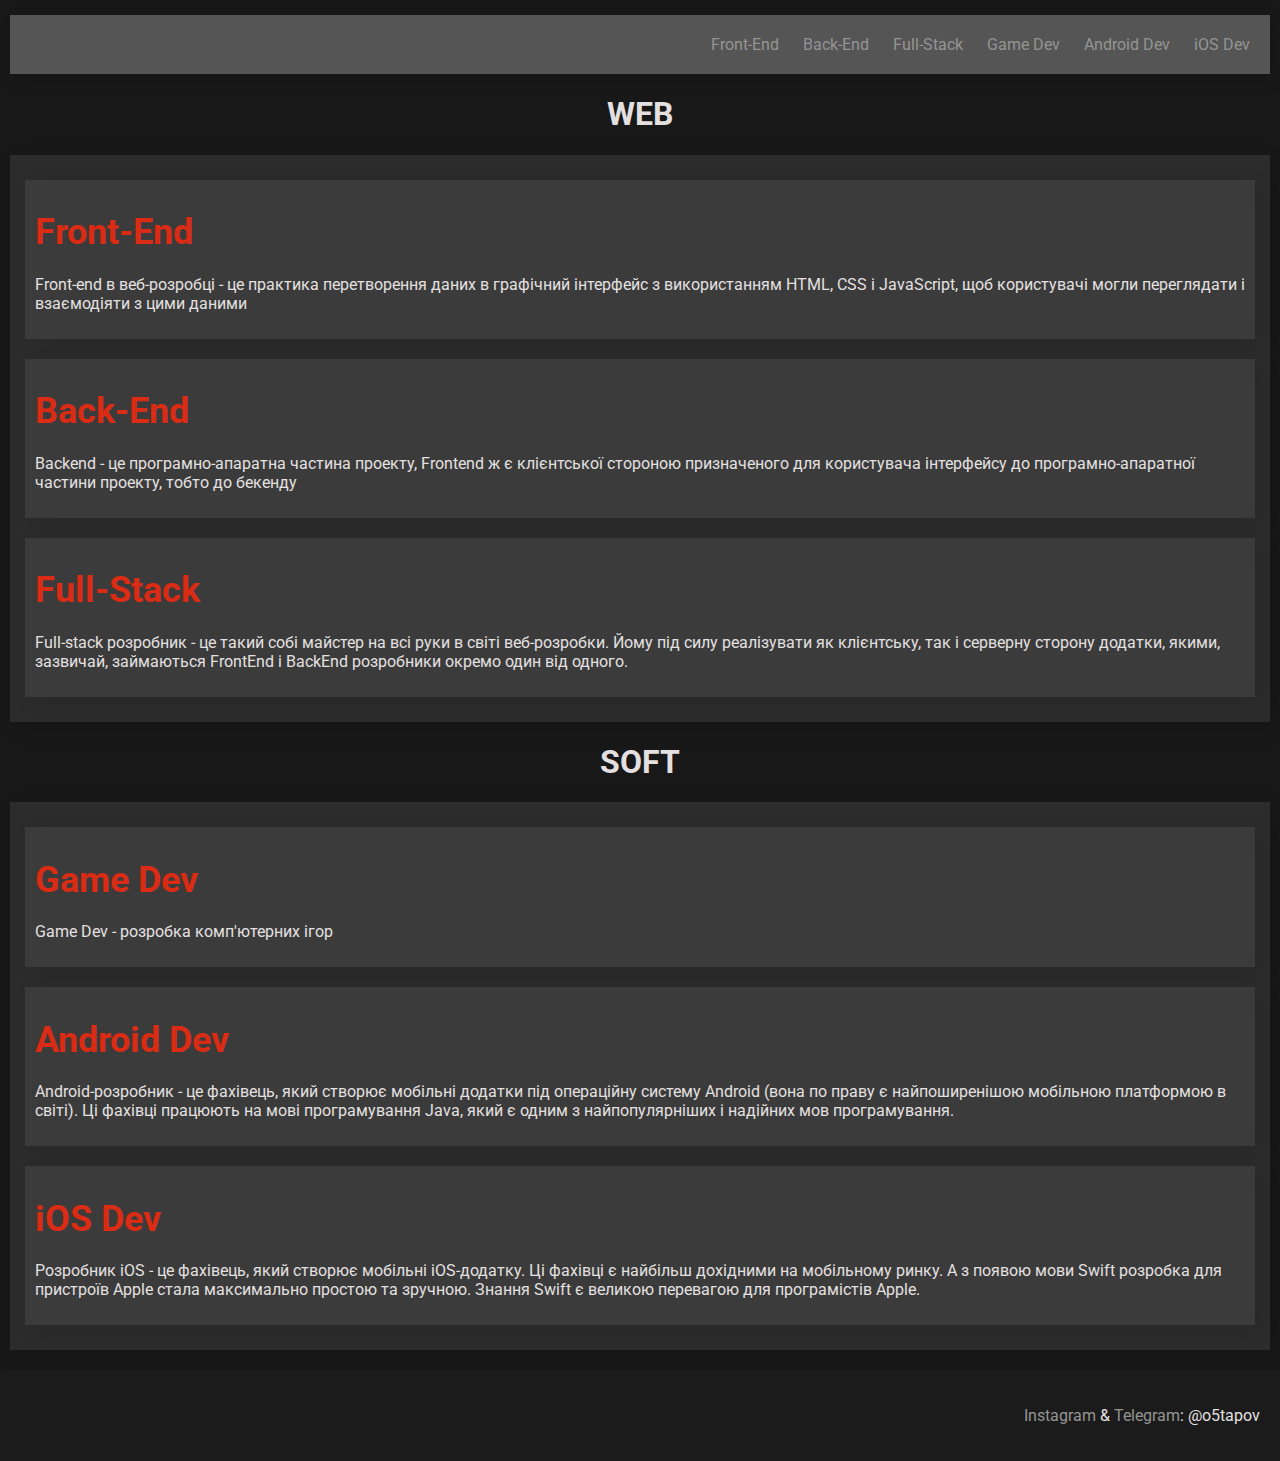
<file: index.html>
<!DOCTYPE html>
<html lang="en">
    <head>
        <meta charset="UTF-8">
        <meta http-equiv="X-UA-Compatible" content="IE=edge">
        <meta name="viewport" content="width=device-width, initial-scale=1.0">
        <title>Головна</title>
        <link href="img/IT-icon.png" rel="shortcut icon">
        <link href="style.css" rel="stylesheet">
        <link rel="preconnect" href="https://fonts.gstatic.com">
        <link href="https://fonts.googleapis.com/css2?family=Roboto&display=swap" rel="stylesheet">
    </head>
    <body>
        <header>
            <nav>
                <a href="#front-end" class="nav">Front-End</a>
                <a href="#back-end" class="nav">Back-End</a>
                <a href="#full-stack" class="nav">Full-Stack</a>
                <a href="#game-dev" class="nav">Game Dev</a>
                <a href="#android-dev" class="nav">Android Dev</a>
                <a href="#ios-dev" class="nav">iOS Dev</a>
            </nav>
        </header>
        
        <section>

            <!--Web-->
            <h1 class="name-section">WEB</h1>
            <div class="block-content-blocks">
                <!--Front-End-->
                <div id="front-end" class="content-block">
                    <h1><a href="pages/FrontEnd.html" title="Нажміть щоб дізнатись більше про Front-End" class="h1">Front-End</a></h1>
                    <p>Front-end в веб-розробці - це практика перетворення даних в 
                    графічний інтерфейс з використанням HTML, CSS і JavaScript, щоб користувачі могли переглядати і 
                    взаємодіяти з цими даними</p>
                </div>

                <!--Back-End-->
                <div id="back-end" class="content-block">
                    <h1><a href="pages/BackEnd.html" title="Нажміть щоб дізнатись більше про Back-End" class="h1">Back-End</a></h1>
                    <p>Backend - це програмно-апаратна частина проекту, Frontend ж є клієнтської стороною призначеного 
                    для користувача інтерфейсу до програмно-апаратної частини проекту, тобто до бекенду</p>
                </div>
                
                <!--Full Stack-->
                <div id="full-stack" class="content-block">
                    <h1><a href="pages/FullStack.html" title="Нажміть щоб дізнатись більше про Full-Stack" class="h1">Full-Stack</a></h1>
                    <p>Full-stack розробник - це такий собі майстер на всі руки в світі веб-розробки. Йому під силу 
                    реалізувати як клієнтську, так і серверну сторону додатки, якими, зазвичай, займаються FrontEnd і 
                    BackEnd розробники окремо один від одного.</p>
                </div>
            </div>
            
            <!--Soft-->
            <h1 class="name-section">SOFT</h1>
            <div class="block-content-blocks">
                <!--Game Dev-->
                <div id="game-dev" class="content-block">
                    <h1><a href="pages/GameDev.html" title="Нажміть щоб дізнатись більше про Game Dev" class="h1">Game Dev</a></h1>
                    
                    <p>Game Dev - розробка комп'ютерних ігор</p>
                </div>

                <!--Anroid Dev-->
                <div id="android-dev" class="content-block">
                    <h1><a href="pages/AndroidDev.html" title="Нажміть щоб дізнатись більше про Android Dev" class="h1">Android
                    Dev</a></h1>
                    
                    <p>Android-розробник - це фахівець, який створює мобільні додатки під операційну систему Android 
                    (вона по праву є найпоширенішою мобільною платформою в світі). Ці фахівці працюють на мові програмування 
                    Java, який є одним з найпопулярніших і надійних мов програмування.</p>
                </div>

                <!--iOS Dev-->
                <div id="ios-dev" class="content-block">
                    <h1><a href="pages/iOSDev.html" title="Нажміть щоб дізнатись більше про iOS Dev" class="h1">iOS 
                    Dev</a></h1>

                    <p>Розробник iOS - це фахівець, який створює мобільні iOS-додатку. Ці фахівці є найбільш дохідними на 
                    мобільному ринку. А з появою мови Swift розробка для пристроїв Apple стала максимально простою та зручною. 
                    Знання Swift є великою перевагою для програмістів Apple.</p>
                </div>
            </div>
        </section>

        <footer class="page-footer">
            <p><a href="https://www.instagram.com/o5tapov/?hl=ru" target="_blank">Instagram</a> & <a href="https://t.me/o5tapov" target="_blank">Telegram</a>: @o5tapov</p>
        </footer>
    </body> 
</html>
</file>
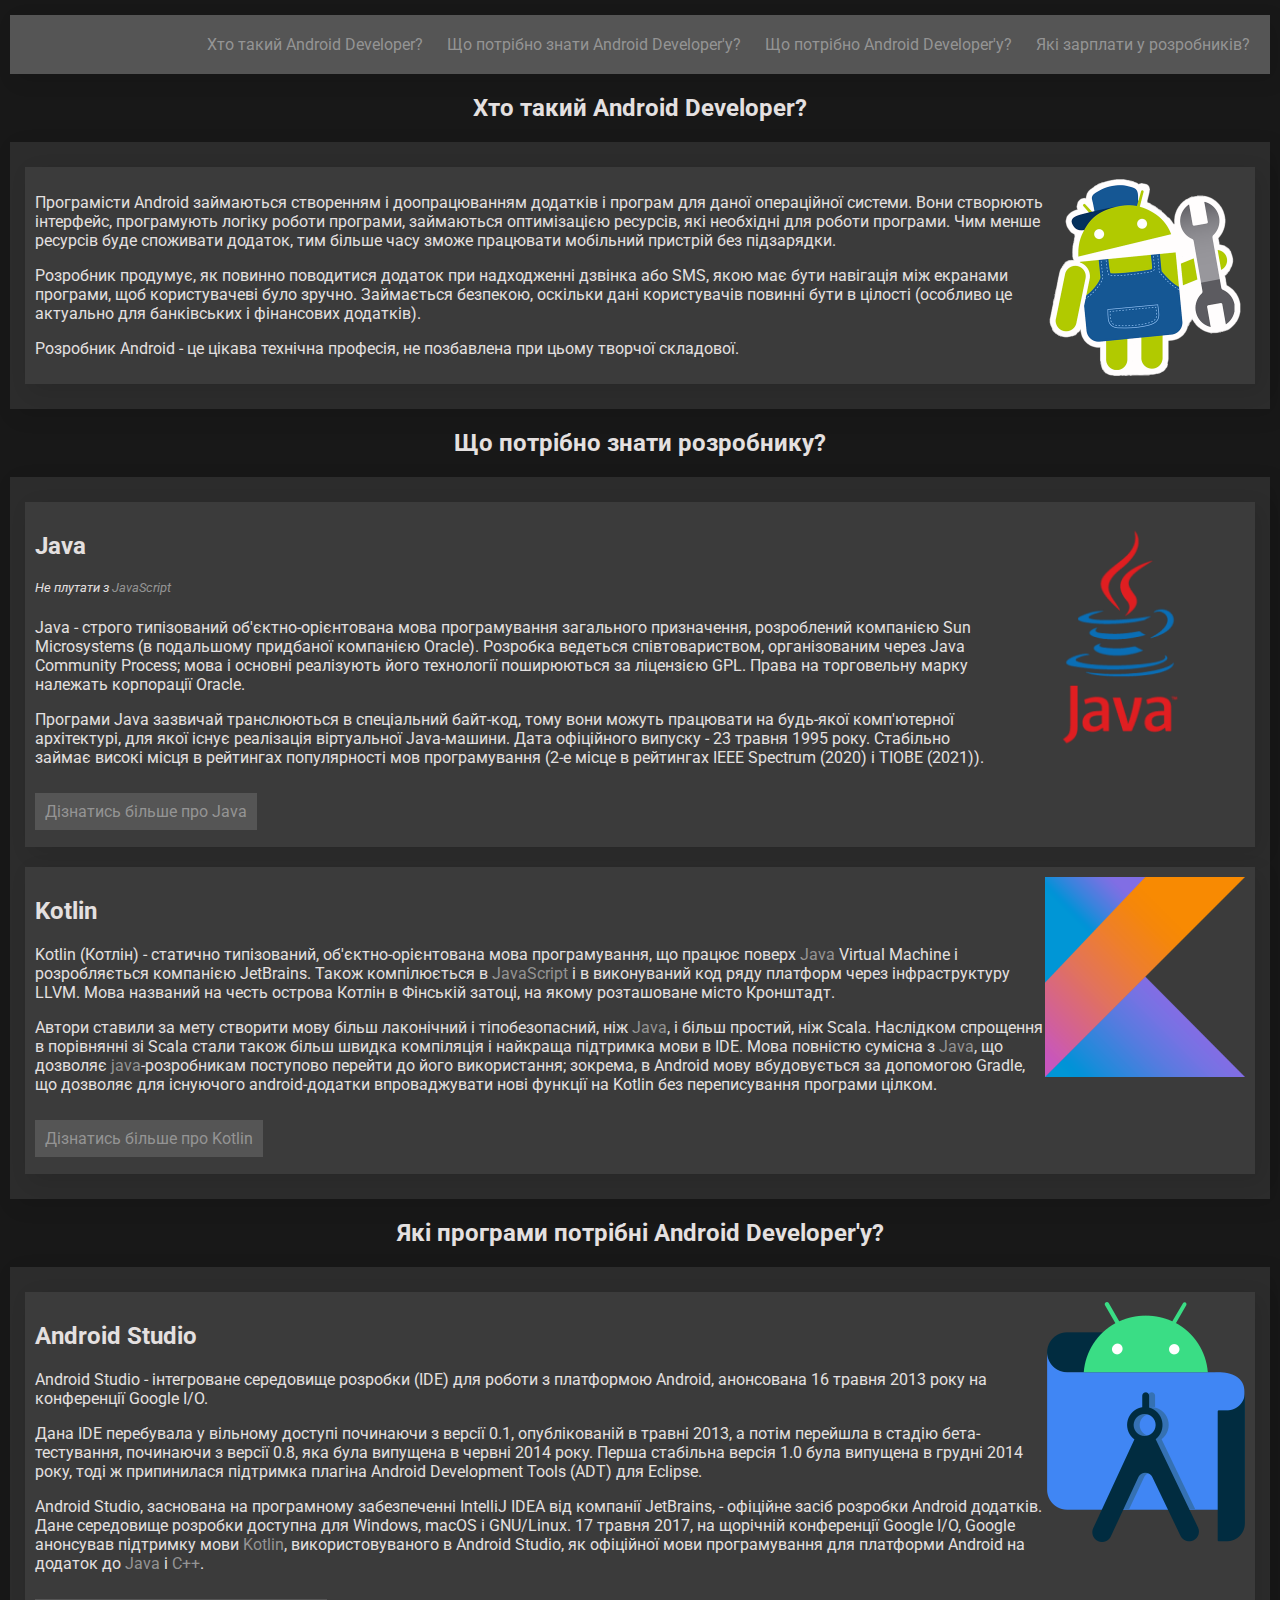
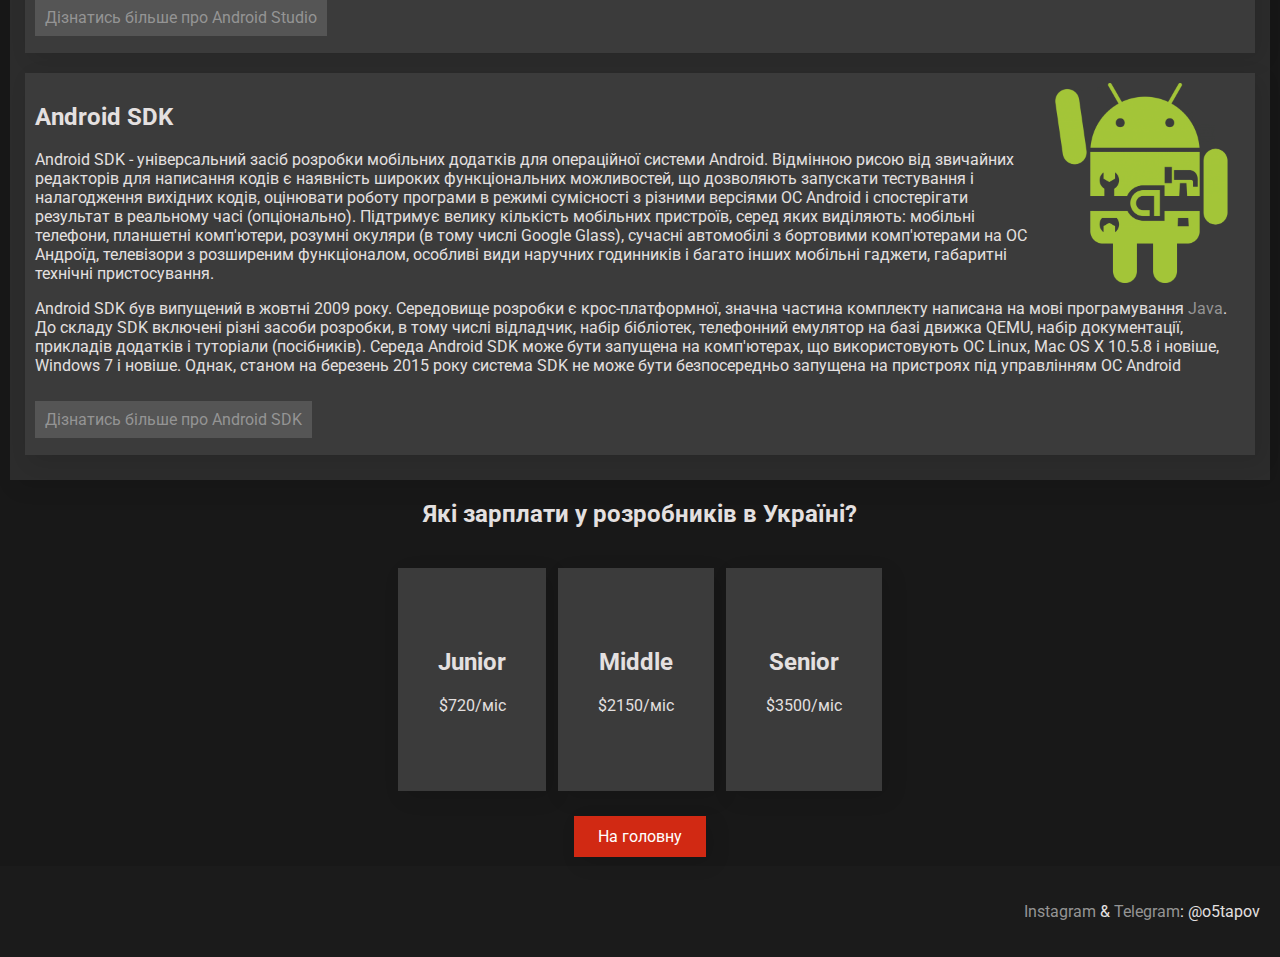
<file: pages/AndroidDev.html>
<!DOCTYPE html>
<html lang="en">
<head>
    <meta charset="UTF-8">
    <meta http-equiv="X-UA-Compatible" content="IE=edge">
    <meta name="viewport" content="width=device-width, initial-scale=1.0">
    <title>Android Development</title>
    <link href="../img/AndroidDev/Android-dev-icon.png" rel="shortcut icon">
    <link href="../style.css" rel="stylesheet">
    <link rel="preconnect" href="https://fonts.gstatic.com">
    <link href="https://fonts.googleapis.com/css2?family=Roboto&display=swap" rel="stylesheet">
</head>
<body>
    <header>
        <nav>
            <a href="#android-dev" class="nav">Хто такий Android Developer?</a>
            <a href="#tech-skills" class="nav">Що потрібно знати  Android Developer'у?</a>
            <a href="#programs" class="nav">Що потрібно Android Developer'у?</a>
            <a href="#salary" class="nav">Які зарплати у  розробників?</a>
        </nav>      
    </header> 

    <!--Who is Android Development?-->
    <section>
        <h2 id="android-dev" class="name-section">Хто такий Android Developer?</h2>
        <div class="block-content-blocks">
            
            <div class="content-block">
                <img src="../img/AndroidDev/Android-dev.png" alt="Android Developer" width="200" height="200" align="right">

                <p>Програмісти Android займаються створенням і доопрацюванням додатків і програм для даної операційної 
                системи. Вони створюють інтерфейс, програмують логіку роботи програми, займаються оптимізацією ресурсів, 
                які необхідні для роботи програми. Чим менше ресурсів буде споживати додаток, тим більше часу зможе 
                працювати мобільний пристрій без підзарядки.</p>

                <p>Розробник продумує, як повинно поводитися додаток при надходженні дзвінка або SMS, якою має бути 
                навігація між екранами програми, щоб користувачеві було зручно. Займається безпекою, оскільки дані 
                користувачів повинні бути в цілості (особливо це актуально для банківських і фінансових додатків).</p>

                <p>Розробник Android - це цікава технічна професія, не позбавлена ​​при цьому творчої складової.</p>

            </div>
        </div>
    </section>

    <!--Tech Skills-->
    <section>
        <h2 id="tech-skills" class="name-section">Що потрібно знати  розробнику?</h2>

        <div class="block-content-blocks">
            
            <!--Java-->
            <div id="Java" class="content-block">
                <img src="../img/AndroidDev/tech-skills/Java.png" alt="Java" width="250" height="250" align="right">
                <h2>Java</h2>
                <sup><i>Не плутати з <a href="FrontEnd.html#JavaScript">JavaScript</a></i></sup>
                
                <p>Java - строго типізований об'єктно-орієнтована мова програмування загального призначення, розроблений компанією 
                Sun Microsystems (в подальшому придбаної компанією Oracle). Розробка ведеться співтовариством, організованим через 
                Java Community Process; мова і основні реалізують його технології поширюються за ліцензією GPL. Права на торговельну 
                марку належать корпорації Oracle.</p>

                <p>Програми Java зазвичай транслюються в спеціальний байт-код, тому вони можуть працювати на будь-якої комп'ютерної 
                архітектурі, для якої існує реалізація віртуальної Java-машини. Дата офіційного випуску - 23 травня 1995 року. 
                Стабільно займає високі місця в рейтингах популярності мов програмування (2-е місце в рейтингах IEEE Spectrum (2020) 
                і TIOBE (2021)).</p>

                <p><br><a href="https://ru.wikipedia.org/wiki/Java" target="_blank" class="nav">Дізнатись більше про Java</a></p>
            </div>

            <!--Kotlin-->
            <div id="Kotlin" class="content-block">
                <img src="../img/AndroidDev/tech-skills/Kotlin.png" alt="Kotlin" width="200" height="200" align="right">
                <h2>Kotlin</h2>

                <p>Kotlin (Котлін) - статично типізований, об'єктно-орієнтована мова програмування, що працює поверх 
                <a href="#Java">Java</a> Virtual Machine і розробляється компанією JetBrains. Також компілюється в 
                <a href="FrontEnd.html#JavaScript">JavaScript</a> і в виконуваний код ряду платформ через інфраструктуру 
                LLVM. Мова названий на честь острова Котлін в Фінській затоці, на якому розташоване місто Кронштадт.</p>

                <p>Автори ставили за мету створити мову більш лаконічний і тіпобезопасний, ніж <a href="#Java">Java</a>, і 
                більш простий, ніж Scala. Наслідком спрощення в порівнянні зі Scala стали також більш швидка компіляція і 
                найкраща підтримка мови в IDE. Мова повністю сумісна з <a href="#Java">Java</a>, що дозволяє 
                <a href="#Java">java</a>-розробникам поступово перейти до його використання; зокрема, в Android мову 
                вбудовується за допомогою Gradle, що дозволяє для існуючого android-додатки впроваджувати нові функції на 
                Kotlin без переписування програми цілком.</p>

                <p><br><a href="https://ru.wikipedia.org/wiki/Kotlin" target="_blank" class="nav">Дізнатись більше про Kotlin</a></p>
            </div>
        </div>
    </section>

    <!--Programs-->
    <section>
        <h2 id="programs" class="name-section">Які програми потрібні Android Developer'у?</h2>
        
        <div class="block-content-blocks">
            
            <!--Android Studio-->
            <div id="android-studio" class="content-block">
                <img src="../img/AndroidDev/programs/Android Studio.png" alt="Android Studio" align="right">
                <h2>Android Studio</h2>

                <p>Android Studio - інтегроване середовище розробки (IDE) для роботи з платформою Android, анонсована 16 
                травня 2013 року на конференції Google I/O.</p>

                <p>Дана IDE перебувала у вільному доступі починаючи з версії 0.1, опублікованій в травні 2013, а потім 
                перейшла в стадію бета-тестування, починаючи з версії 0.8, яка була випущена в червні 2014 року. Перша 
                стабільна версія 1.0 була випущена в грудні 2014 року, тоді ж припинилася підтримка плагіна Android 
                Development Tools (ADT) для Eclipse.</p>

                <p>Android Studio, заснована на програмному забезпеченні IntelliJ IDEA від компанії JetBrains, - офіційне 
                засіб розробки Android додатків. Дане середовище розробки доступна для Windows, macOS і GNU/Linux. 17 травня 
                2017, на щорічній конференції Google I/O, Google анонсував підтримку мови <a href="#Kotlin">Kotlin</a>, 
                використовуваного в Android Studio, як офіційної мови програмування для платформи Android на додаток до 
                <a href="#Java">Java</a> і <a href="GameDev.html#C++">С++</a>.</p>
                <p><br><a href="https://ru.wikipedia.org/wiki/Android_Studio" target="_blank" class="nav">Дізнатись більше про Android Studio</a></p>
            </div>

            <!--Android SDK-->
            <div id="Android-SDK" class="content-block">
                <img src="../img/AndroidDev/programs/Android SDK.png" alt="Android SDK" width="200" height="200" align="right">
                <h2>Android SDK</h2>

                <p>Android SDK - універсальний засіб розробки мобільних додатків для операційної системи Android. Відмінною 
                рисою від звичайних редакторів для написання кодів є наявність широких функціональних можливостей, що 
                дозволяють запускати тестування і налагодження вихідних кодів, оцінювати роботу програми в режимі 
                сумісності з різними версіями ОС Android і спостерігати результат в реальному часі (опціонально). Підтримує 
                велику кількість мобільних пристроїв, серед яких виділяють: мобільні телефони, планшетні комп'ютери, 
                розумні окуляри (в тому числі Google Glass), сучасні автомобілі з бортовими комп'ютерами на ОС Андроїд, 
                телевізори з розширеним функціоналом, особливі види наручних годинників і багато інших мобільні гаджети, 
                габаритні технічні пристосування.</p>

                <p>Android SDK був випущений в жовтні 2009 року. Середовище розробки є крос-платформної, значна частина 
                комплекту написана на мові програмування <a href="#Java">Java</a>. До складу SDK включені різні засоби 
                розробки, в тому числі відладчик, набір бібліотек, телефонний емулятор на базі движка QEMU, набір 
                документації, прикладів додатків і туторіали (посібників). Середа Android SDK може бути запущена на 
                комп'ютерах, що використовують ОС Linux, Mac OS X 10.5.8 і новіше, Windows 7 і новіше. Однак, станом на 
                березень 2015 року система SDK не може бути безпосередньо запущена на пристроях під управлінням ОС Android</p>

                <p><br><a href="https://ru.wikipedia.org/wiki/Android_SDK" target="_blank" class="nav">Дізнатись більше про Android SDK</a></p>
            </div>
        </div>
    </section>

    <!--Salary-->
    <section class="salary">
        <h2 id="salary" class="name-section">Які зарплати у  розробників в Україні?</h2>
        
        <!--Junior-->
        <div class="junior content-block">
            <h2>Junior</h2>
            <p>$720/міс</p>
        </div>

        <!--Middle-->
        <div class="middle content-block">
            <h2>Middle</h2>
            <p>$2150/міс</p>
        </div>

        <!--Senior-->
        <div class="senior content-block">
            <h2>Senior</h2>
            <p>$3500/міс</p>
        </div>
    </section>

    <!--Button-->
    <section>
        <p align="center" class="p-button"><a href="../index.html" class="back-button">На головну</a></p>
    </section>

    <!--Instagram & Telegram-->
    <footer class="page-footer">
        <p><a href="https://www.instagram.com/o5tapov/?hl=ru" target="_blank">Instagram</a> & <a href="https://t.me/o5tapov" target="_blank">Telegram</a>: @o5tapov</p>
    </footer>
</body>
</html>
</file>
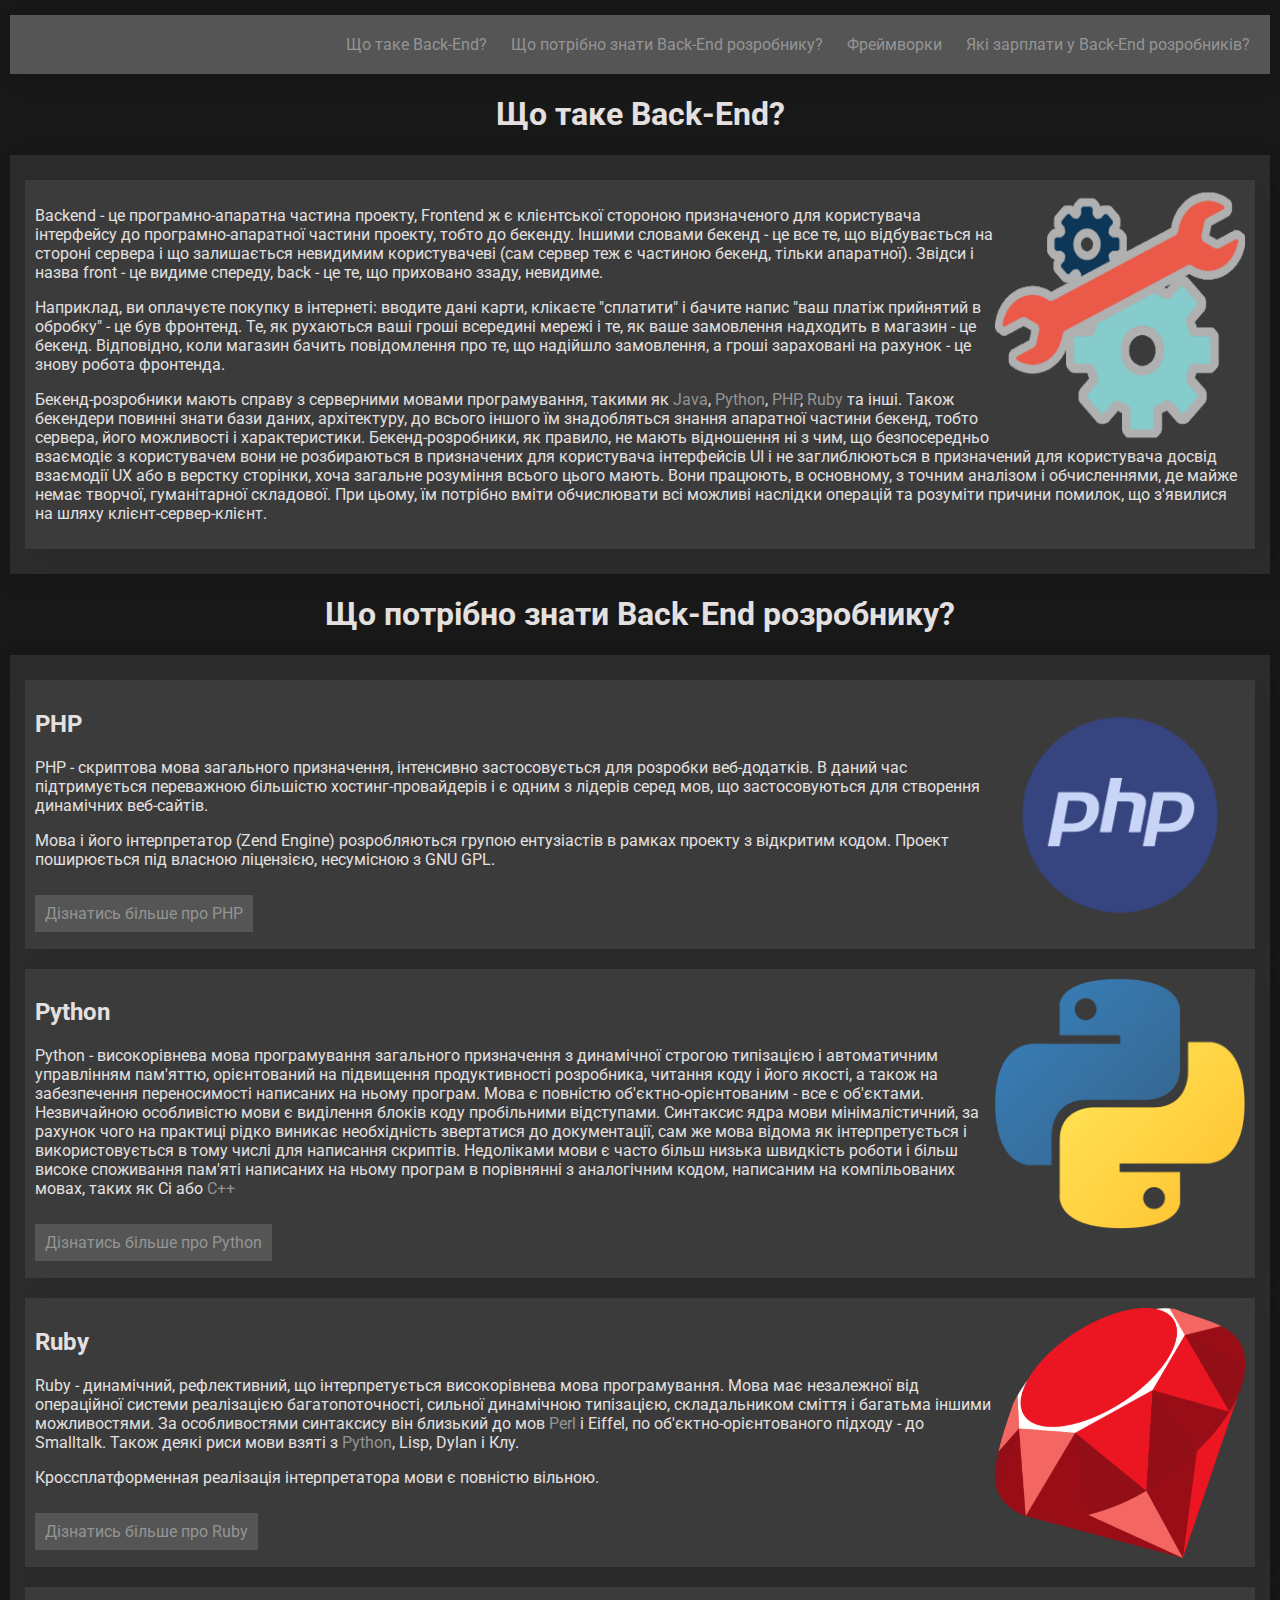
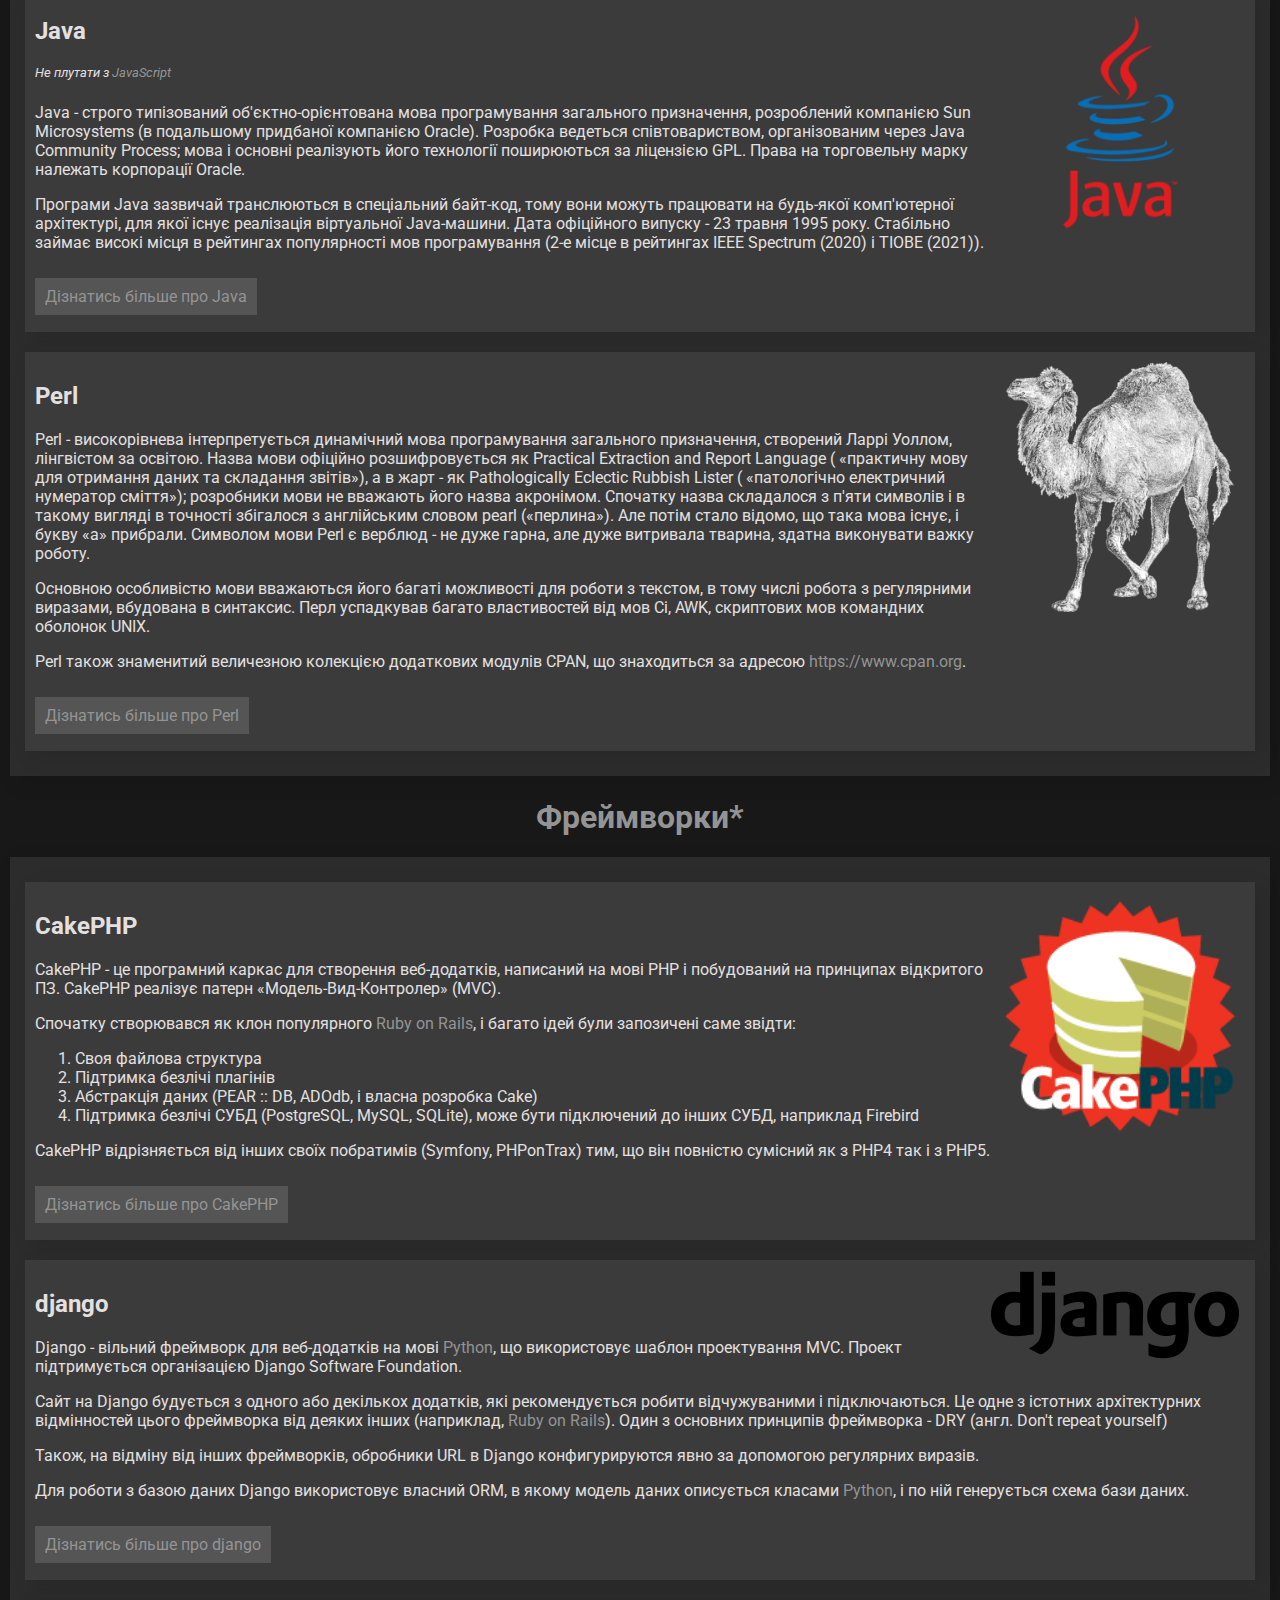
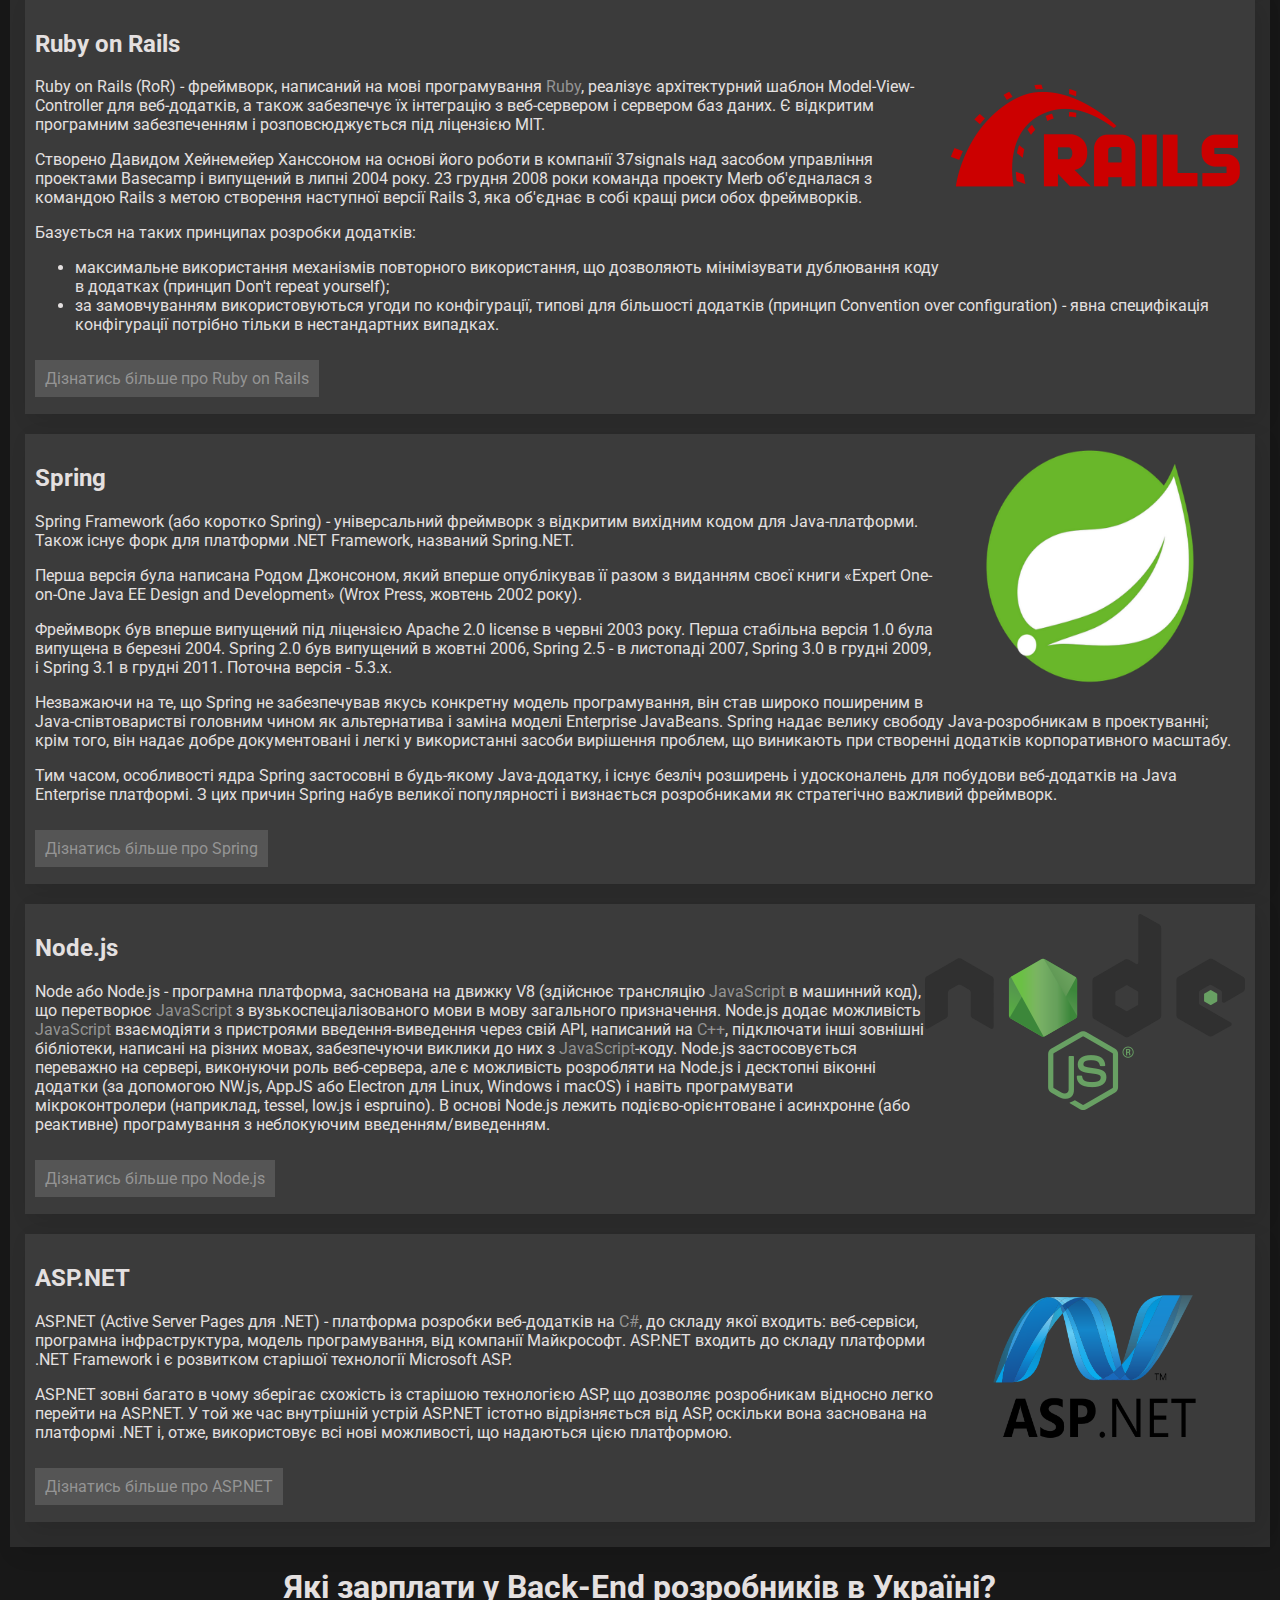
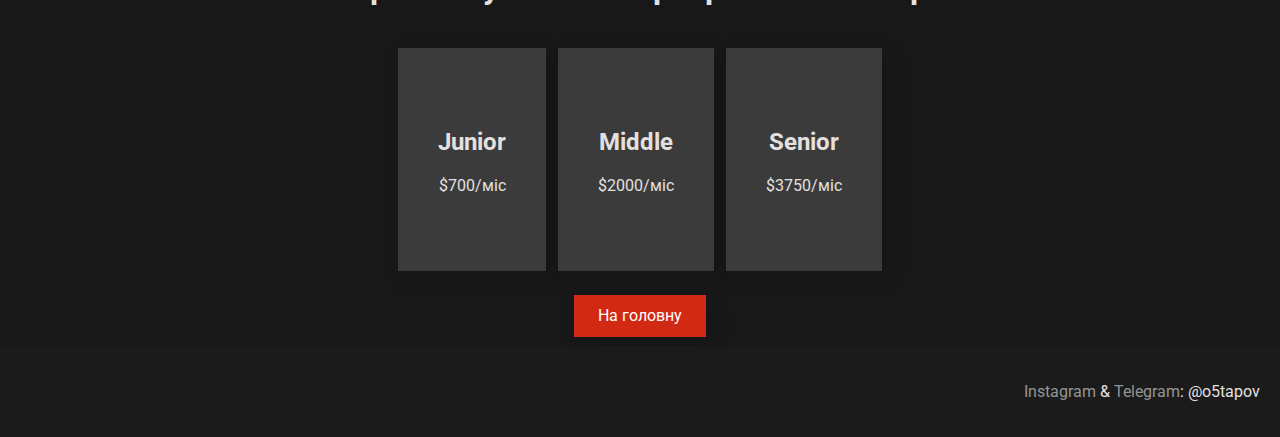
<file: pages/BackEnd.html>
<!DOCTYPE html>
<html lang="en">
<head>
    <meta charset="UTF-8">
    <meta http-equiv="X-UA-Compatible" content="IE=edge">
    <meta name="viewport" content="width=device-width, initial-scale=1.0">
    <title>Back-End</title>
    <link href="../img/BackEnd/BackEnd-icon.png" rel="shortcut icon">
    <link href="../style.css" rel="stylesheet">
    <link rel="preconnect" href="https://fonts.gstatic.com">
    <link href="https://fonts.googleapis.com/css2?family=Roboto&display=swap" rel="stylesheet">
</head>
<body>
    <header>
        <nav>
            <a href="#back-end" class="nav">Що таке Back-End?</a>
            <a href="#tech-skills" class="nav">Що потрібно знати Back-End розробнику?</a>
            <a href="#frameworks" class="nav">Фреймворки</a>
            <a href="#salary" class="nav">Які зарплати у Back-End розробників?</a>
        </nav>      
    </header>

    <!--What is Back-End?-->
    <section>
        <h1 id="back-end" class="name-section">Що таке Back-End?</h1>
        
        <div class="block-content-blocks">
            <div class="content-block">

                <img src="../img/BackEnd/BackEnd.png" alt="Back-End" width="250" height="250" align="right">

                <p>Backend - це програмно-апаратна частина проекту, Frontend ж є клієнтської стороною призначеного для 
                користувача інтерфейсу до програмно-апаратної частини проекту, тобто до бекенду. Іншими словами бекенд - 
                це все те, що відбувається на стороні сервера і що залишається невидимим користувачеві (сам сервер теж є 
                частиною бекенд, тільки апаратної). Звідси і назва front - це видиме спереду, back - це те, що приховано 
                ззаду, невидиме.</p>

                <p>Наприклад, ви оплачуєте покупку в інтернеті: вводите дані карти, клікаєте "сплатити" і бачите напис 
                "ваш платіж прийнятий в обробку" - це був фронтенд. Те, як рухаються ваші гроші всередині мережі і те, як 
                ваше замовлення надходить в магазин - це бекенд. Відповідно, коли магазин бачить повідомлення про те, що 
                надійшло замовлення, а гроші зараховані на рахунок - це знову робота фронтенда.</p>

                <p>Бекенд-розробники мають справу з серверними мовами програмування, такими як <a href="#Java">Java</a>, 
                <a href="#Python">Python</a>, <a href="#PHP">PHP</a>, <a href="#Ruby">Ruby</a> та інші. Також бекендери повинні 
                знати бази даних, архітектуру, до всього іншого їм знадобляться знання апаратної частини бекенд, тобто сервера, 
                його можливості і характеристики. Бекенд-розробники, як правило, не мають відношення ні з чим, що безпосередньо 
                взаємодіє з користувачем вони не розбираються в призначених для користувача інтерфейсів UI і не заглиблюються в 
                призначений для користувача досвід взаємодії UX або в верстку сторінки, хоча загальне розуміння всього цього 
                мають. Вони працюють, в основному, з точним аналізом і обчисленнями, де майже немає творчої, гуманітарної 
                складової. При цьому, їм потрібно вміти обчислювати всі можливі наслідки операцій та розуміти причини помилок, 
                що з'явилися на шляху клієнт-сервер-клієнт.</p>
            </div>
        </div>
    </section>

    <!--Tech Skills-->
    <section>
        <h1 id="tech-skills" class="name-section">Що потрібно знати Back-End розробнику?</h1>

        <div class="block-content-blocks">
            <!--PHP-->
            <div id="PHP" class="content-block">
                <img src="../img/BackEnd/tech-skills/PHP.png" alt="PHP" width="250" height="250" align="right">
                <h2>PHP</h2>

                <p>PHP - скриптова мова загального призначення, інтенсивно застосовується для розробки веб-додатків. В даний 
                час підтримується переважною більшістю хостинг-провайдерів і є одним з лідерів серед мов, що застосовуються 
                для створення динамічних веб-сайтів.</p>

                <p>Мова і його інтерпретатор (Zend Engine) розробляються групою ентузіастів в рамках проекту з відкритим кодом. 
                Проект поширюється під власною ліцензією, несумісною з GNU GPL.</p>

                <p><br><a href="https://ru.wikipedia.org/wiki/PHP" target="_blank" class="nav">Дізнатись більше про PHP</a></p>
            </div>

            <!--Python-->
            <div id="Python" class="content-block">
                <img src="../img/BackEnd/tech-skills/Python.png" alt="Python" width="250" height="250" align="right">
                <h2>Python</h2>

                <p>Python - високорівнева мова програмування загального призначення з динамічної строгою типізацією і  автоматичним 
                управлінням пам'яттю, орієнтований на підвищення продуктивності розробника, читання коду і його якості, а також 
                на забезпечення переносимості написаних на ньому програм. Мова є повністю об'єктно-орієнтованим - все є об'єктами. 
                Незвичайною особливістю мови є виділення блоків коду пробільними відступами. Синтаксис ядра мови мінімалістичний, за 
                рахунок чого на практиці рідко виникає необхідність звертатися до документації, сам же мова відома як інтерпретується 
                і використовується в тому числі для написання скриптів. Недоліками мови є часто більш низька швидкість роботи і більш 
                високе споживання пам'яті написаних на ньому програм в порівнянні з аналогічним кодом, написаним на компільованих мовах, 
                таких як Сі або <a href="GameDev.html#C++">C++</a></p>

                <p><br><a href="https://ru.wikipedia.org/wiki/Python" target="_blank" class="nav">Дізнатись більше про Python</a></p>
            </div>

            <!--Ruby-->
            <div id="Ruby" class="content-block">
                <img src="../img/BackEnd/tech-skills/Ruby.png" alt="Ruby" width="250" height="250" align="right">
                <h2>Ruby</h2>

                <p>Ruby - динамічний, рефлективний, що інтерпретується високорівнева мова програмування. Мова має незалежної від 
                операційної системи реалізацією багатопоточності, сильної динамічною типізацією, складальником сміття і багатьма 
                іншими можливостями. За особливостями синтаксису він близький до мов <a href="#Perl">Perl</a> і Eiffel, по 
                об'єктно-орієнтованого підходу - до Smalltalk. Також деякі риси мови взяті з <a href="#Python">Python</a>, Lisp, Dylan 
                і Клу.</p>

                <p>Кроссплатформенная реалізація інтерпретатора мови є повністю вільною.</p>

                <p><br><a href="https://ru.wikipedia.org/wiki/Ruby" target="_blank" class="nav">Дізнатись більше про Ruby</a></p>
            </div>

            <!--Java-->
            <div id="Java" class="content-block">
                <img src="../img/BackEnd/tech-skills/Java.png" alt="Java" width="250" height="250" align="right">
                <h2>Java</h2>
                <sup><i>Не плутати з <a href="FrontEnd.html#JavaScript">JavaScript</a></i></sup>
                
                <p>Java - строго типізований об'єктно-орієнтована мова програмування загального призначення, розроблений компанією 
                Sun Microsystems (в подальшому придбаної компанією Oracle). Розробка ведеться співтовариством, організованим через 
                Java Community Process; мова і основні реалізують його технології поширюються за ліцензією GPL. Права на торговельну 
                марку належать корпорації Oracle.</p>

                <p>Програми Java зазвичай транслюються в спеціальний байт-код, тому вони можуть працювати на будь-якої комп'ютерної 
                архітектурі, для якої існує реалізація віртуальної Java-машини. Дата офіційного випуску - 23 травня 1995 року. 
                Стабільно займає високі місця в рейтингах популярності мов програмування (2-е місце в рейтингах IEEE Spectrum (2020) 
                і TIOBE (2021)).</p>

                <p><br><a href="https://ru.wikipedia.org/wiki/Java" target="_blank" class="nav">Дізнатись більше про Java</a></p>
            </div>

            <!--Perl-->
            <div id="Perl" class="content-block">
                <img src="../img/BackEnd/tech-skills/Perl.png" alt="Perl" width="250" height="250" align="right">
                <h2>Perl</h2>

                <p>Perl - високорівнева інтерпретується динамічний мова програмування загального призначення, створений Ларрі Уоллом, 
                лінгвістом за освітою. Назва мови офіційно розшифровується як Practical Extraction and Report Language ( «практичну 
                мову для отримання даних та складання звітів»), а в жарт - як Pathologically Eclectic Rubbish Lister ( «патологічно 
                електричний нумератор сміття»); розробники мови не вважають його назва акронімом. Спочатку назва складалося з п'яти 
                символів і в такому вигляді в точності збігалося з англійським словом pearl («перлина»). Але потім стало відомо, що 
                така мова існує, і букву «a» прибрали. Символом мови Perl є верблюд - не дуже гарна, але дуже витривала тварина, здатна 
                виконувати важку роботу.</p>

                <p>Основною особливістю мови вважаються його багаті можливості для роботи з текстом, в тому числі робота з регулярними 
                виразами, вбудована в синтаксис. Перл успадкував багато властивостей від мов Сі, AWK, скриптових мов командних оболонок 
                UNIX.</p>
                
                <p>Perl також знаменитий величезною колекцією додаткових модулів CPAN, що знаходиться за адресою 
                <a href="https://www.cpan.org" target="_blank">https://www.cpan.org</a>.</p>

                <p><br><a href="https://ru.wikipedia.org/wiki/Perl" target="_blank" class="nav">Дізнатись більше про Perl</a></p>
            </div>
        </div>
    </section>
    
    <!--Frameworks-->
    <section>
        <h1 id="frameworks" class="name-section"><a href="https://ru.wikipedia.org/wiki/%D0%A4%D1%80%D0%B5%D0%B9%D0%BC%D0%B2%D0%BE%D1%80%D0%BA" target="_blank" title="Фреймворк - програмна платформа, яка визначає структуру програмної системи; програмне забезпечення, що полегшує розробку і об'єднання різних компонентів великого програмного проекту.">Фреймворки*</a></h1>
               
        <div class="block-content-blocks">
            <!--СakePHP-->
            <div id="СakePHP" class="content-block">
                <img src="../img/BackEnd/frameworks/CakePHP.png" alt="СakePHP" width="250" height="250" align="right">
                <h2>CakePHP</h2>

                <p>CakePHP - це програмний каркас для створення веб-додатків, написаний на мові PHP і побудований на принципах 
                відкритого ПЗ. CakePHP реалізує патерн «Модель-Вид-Контролер» (MVC).</p>

                <p>Спочатку створювався як клон популярного <a href="#Ruby-on-Rails">Ruby on Rails</a>, і багато ідей були 
                запозичені саме звідти:
                    <ol>
                        <li>Своя файлова структура</li>
                        <li>Підтримка безлічі плагінів</li>
                        <li>Абстракція даних (PEAR :: DB, ADOdb, і власна розробка Cake)</li>
                        <li>Підтримка безлічі СУБД (PostgreSQL, MySQL, SQLite), може бути підключений до інших СУБД, наприклад 
                        Firebird</li>
                    </ol>
                    CakePHP відрізняється від інших своїх побратимів (Symfony, PHPonTrax) тим, що він повністю сумісний як з 
                    PHP4 так і з PHP5.
                </p>

                <p><br><a href="https://ru.wikipedia.org/wiki/CakePHP" target="_blank" class="nav">Дізнатись більше про CakePHP</a></p>
            </div>

            <!--django-->
            <div id="django" class="content-block">
                <img src="../img/BackEnd/frameworks/django.png" alt="django" align="right">
                <h2>django</h2>

                <p>Django - вільний фреймворк для веб-додатків на мові <a href="#Python">Python</a>, що використовує шаблон 
                проектування MVC. Проект підтримується організацією Django Software Foundation.</p>

                <p>Сайт на Django будується з одного або декількох додатків, які рекомендується робити відчужуваними і 
                підключаються. Це одне з істотних архітектурних відмінностей цього фреймворка від деяких інших (наприклад, 
                <a href="#Ruby-on-Rails">Ruby on Rails</a>). Один з основних принципів фреймворка - DRY (англ. Don't repeat 
                yourself)</p>

                <p>Також, на відміну від інших фреймворків, обробники URL в Django конфигурируются явно за допомогою регулярних 
                виразів.</p>

                <p>Для роботи з базою даних Django використовує власний ORM, в якому модель даних описується класами 
                <a href="#Python">Python</a>, і по ній генерується схема бази даних.</p>

                <p><br><a href="https://ru.wikipedia.org/wiki/Django" target="_blank" class="nav">Дізнатись більше про django</a></p>
            </div>

            <!--Ruby on Rails-->
            <div id="Ruby-on-Rails" class="content-block">
                <img src="../img/BackEnd/frameworks/Ruby on Rails.png" alt="Ruby on Rails" width="300" height="250" align="right">
                <h2>Ruby on Rails</h2>

                <p>Ruby on Rails (RoR) - фреймворк, написаний на мові програмування <a href="#Ruby">Ruby</a>, реалізує архітектурний шаблон 
                Model-View-Controller для веб-додатків, а також забезпечує їх інтеграцію з веб-сервером і сервером баз даних. 
                Є відкритим програмним забезпеченням і розповсюджується під ліцензією MIT.</p>

                <p>Створено Давидом Хейнемейер Ханссоном на основі його роботи в компанії 37signals над засобом управління 
                проектами Basecamp і випущений в липні 2004 року. 23 грудня 2008 роки команда проекту Merb об'єдналася з 
                командою Rails з метою створення наступної версії Rails 3, яка об'єднає в собі кращі риси обох фреймворків.</p>

                <p>Базується на таких принципах розробки додатків:
                    <ul>
                        <li>максимальне використання механізмів повторного використання, що дозволяють мінімізувати дублювання 
                        коду в додатках (принцип Don't repeat yourself);</li>
                        <li>за замовчуванням використовуються угоди по конфігурації, типові для більшості додатків (принцип 
                        Convention over configuration) - явна специфікація конфігурації потрібно тільки в нестандартних 
                        випадках.</li>
                    </ul>
                </p>

                <p><br><a href="https://ru.wikipedia.org/wiki/Ruby_on_Rails" target="_blank" class="nav">Дізнатись більше про Ruby on Rails</a></p>
            </div>

            <!--Spring-->
            <div id="Spring" class="content-block">
                <img src="../img/BackEnd/frameworks/Spring.png" alt="Spring" width="310" height="250" align="right">
                <h2>Spring</h2>

                <p>Spring Framework (або коротко Spring) - універсальний фреймворк з відкритим вихідним кодом для 
                Java-платформи. Також існує форк для платформи .NET Framework, названий Spring.NET.</p>

                <p>Перша версія була написана Родом Джонсоном, який вперше опублікував її разом з виданням своєї книги 
                «Expert One-on-One Java EE Design and Development» (Wrox Press, жовтень 2002 року).</p>

                <p>Фреймворк був вперше випущений під ліцензією Apache 2.0 license в червні 2003 року. Перша стабільна версія 
                1.0 була випущена в березні 2004. Spring 2.0 був випущений в жовтні 2006, Spring 2.5 - в листопаді 2007, 
                Spring 3.0 в грудні 2009, і Spring 3.1 в грудні 2011. Поточна версія - 5.3.x.</p>

                <p>Незважаючи на те, що Spring не забезпечував якусь конкретну модель програмування, він став широко поширеним 
                в Java-співтоваристві головним чином як альтернатива і заміна моделі Enterprise JavaBeans. Spring надає велику 
                свободу Java-розробникам в проектуванні; крім того, він надає добре документовані і легкі у використанні засоби 
                вирішення проблем, що виникають при створенні додатків корпоративного масштабу.</p>

                <p>Тим часом, особливості ядра Spring застосовні в будь-якому Java-додатку, і існує безліч розширень і удосконалень 
                для побудови веб-додатків на Java Enterprise платформі. З цих причин Spring набув великої популярності і визнається 
                розробниками як стратегічно важливий фреймворк.</p>

                <p><br><a href="https://ru.wikipedia.org/wiki/Spring_Framework" target="_blank" class="nav">Дізнатись більше про Spring</a></p>
            </div>

            <!--Node.js-->
            <div id="Node.js" class="content-block">
                <img src="../img/BackEnd/frameworks/Node.js.png" alt="Node.js" align="right">
                <h2>Node.js</h2>

                <p>Node або Node.js - програмна платформа, заснована на движку V8 (здійснює трансляцію 
                <a href="FrontEnd.html#JavaScript">JavaScript</a> в машинний код), що перетворює <a href="FrontEnd.html#JavaScript">JavaScript</a> 
                з вузькоспеціалізованого мови в мову загального призначення. Node.js додає можливість 
                <a href="FrontEnd.html#JavaScript">JavaScript</a> взаємодіяти з пристроями введення-виведення через свій API, 
                написаний на <a href="GameDev.html#C++">C++</a>, підключати інші зовнішні бібліотеки, написані на різних мовах, забезпечуючи виклики до них з 
                <a href="FrontEnd.html#JavaScript">JavaScript</a>-коду. Node.js застосовується переважно на сервері, виконуючи 
                роль веб-сервера, але є можливість розробляти на Node.js і десктопні віконні додатки (за допомогою NW.js, AppJS 
                або Electron для Linux, Windows і macOS) і навіть програмувати мікроконтролери (наприклад, tessel, low.js і 
                espruino). В основі Node.js лежить подієво-орієнтоване і асинхронне (або реактивне) програмування з неблокуючим 
                введенням/виведенням.</p>

                <p><br><a href="https://ru.wikipedia.org/wiki/Node.js" target="_blank" class="nav">Дізнатись більше про Node.js</a></p>
            </div>

            <!--ASP.NET-->
            <div id="ASP.NET" class="content-block">
                <img src="../img/BackEnd/frameworks/ASP.NET.png" alt="ASP.NET" width="300" height="250" align="right">
                <h2>ASP.NET</h2>

                <p>ASP.NET (Active Server Pages для .NET) - платформа розробки веб-додатків на <a href="GameDev.html#C#">C#</a>, до складу якої входить: 
                веб-сервіси, програмна інфраструктура, модель програмування, від компанії Майкрософт. ASP.NET входить до складу 
                платформи .NET Framework і є розвитком старішої технології Microsoft ASP.</p>

                <p>ASP.NET зовні багато в чому зберігає схожість із старішою технологією ASP, що дозволяє розробникам відносно 
                легко перейти на ASP.NET. У той же час внутрішній устрій ASP.NET істотно відрізняється від ASP, оскільки вона 
                заснована на платформі .NET і, отже, використовує всі нові можливості, що надаються цією платформою.</p>

                <p><br><a href="https://ru.wikipedia.org/wiki/ASP.NET" target="_blank" class="nav">Дізнатись більше про ASP.NET</a></p>
            </div>
        </div>
    </section>

    <!--Salary-->
    <section class="salary">
        <h1 id="salary" class="name-section">Які зарплати у Back-End розробників в Україні?</h1>
        
        <!--Junior-->
        <div class="junior content-block">
            <h2>Junior</h2>
            <p>$700/міс</p>
        </div>

        <!--Middle-->
        <div class="middle content-block">
            <h2>Middle</h2>
            <p>$2000/міс</p>
        </div>

        <!--Senior-->
        <div class="senior content-block">
            <h2>Senior</h2>
            <p>$3750/міс</p>
        </div>
    </section>

    <!--Button-->
    <section>
        <p align="center" class="p-button"><a href="../index.html" class="back-button">На головну</a></p>
    </section>

    <!--Instagram & Telegram-->
    <footer class="page-footer">
        <p><a href="https://www.instagram.com/o5tapov/?hl=ru" target="_blank">Instagram</a> & <a href="https://t.me/o5tapov" target="_blank">Telegram</a>: @o5tapov</p>
    </footer>
</body>
</html>
</file>
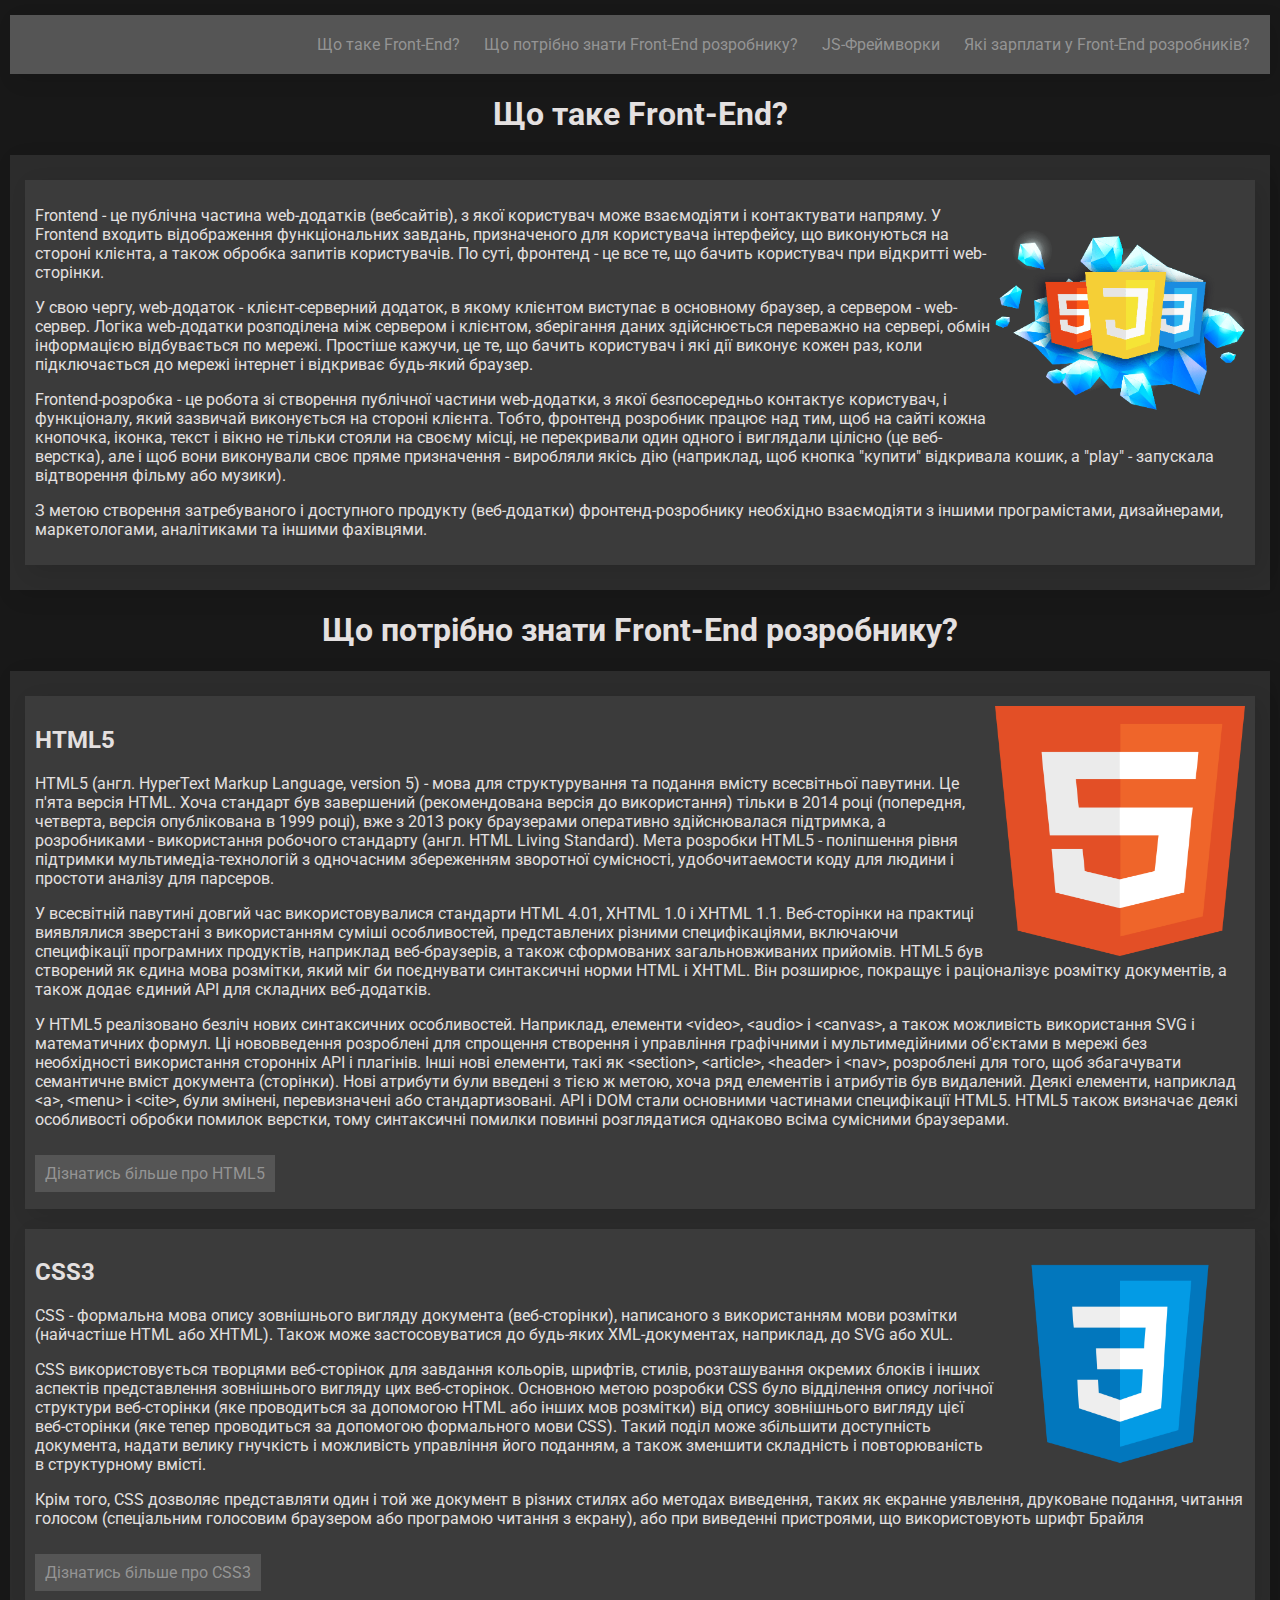
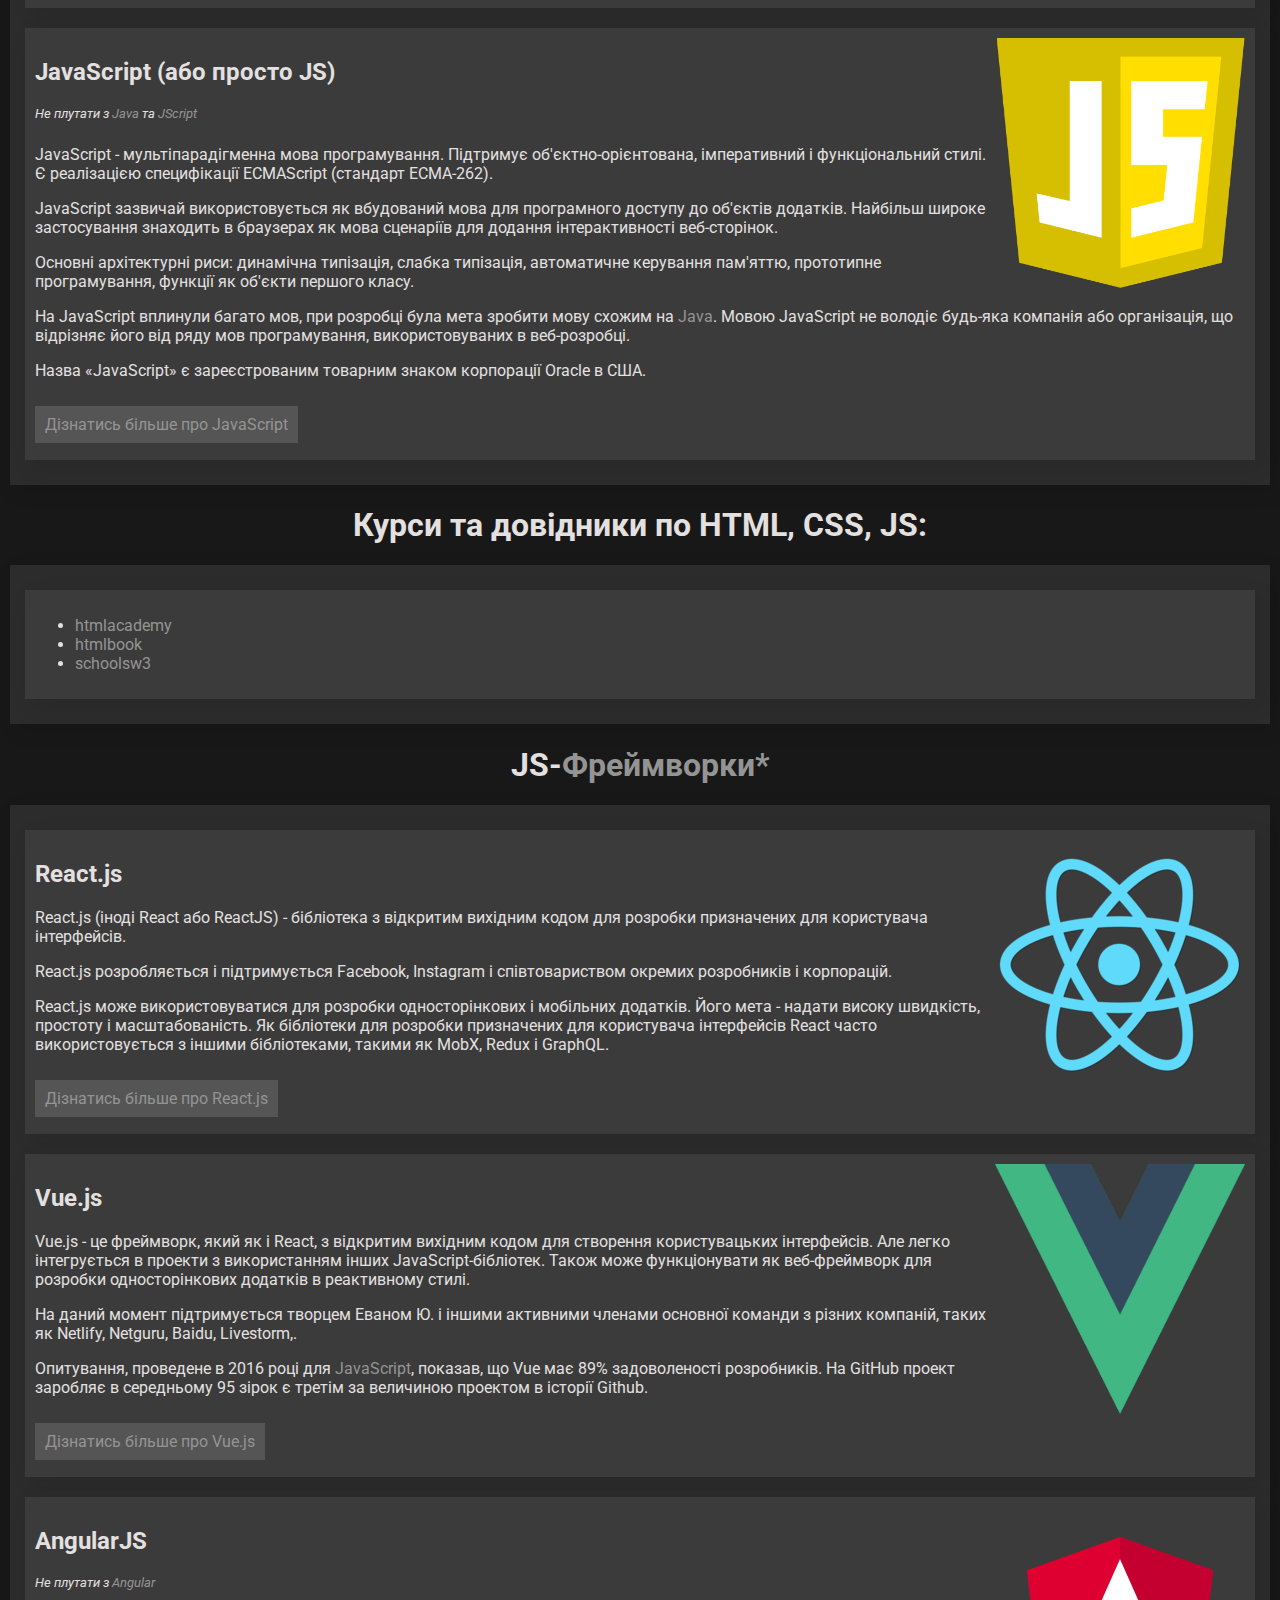
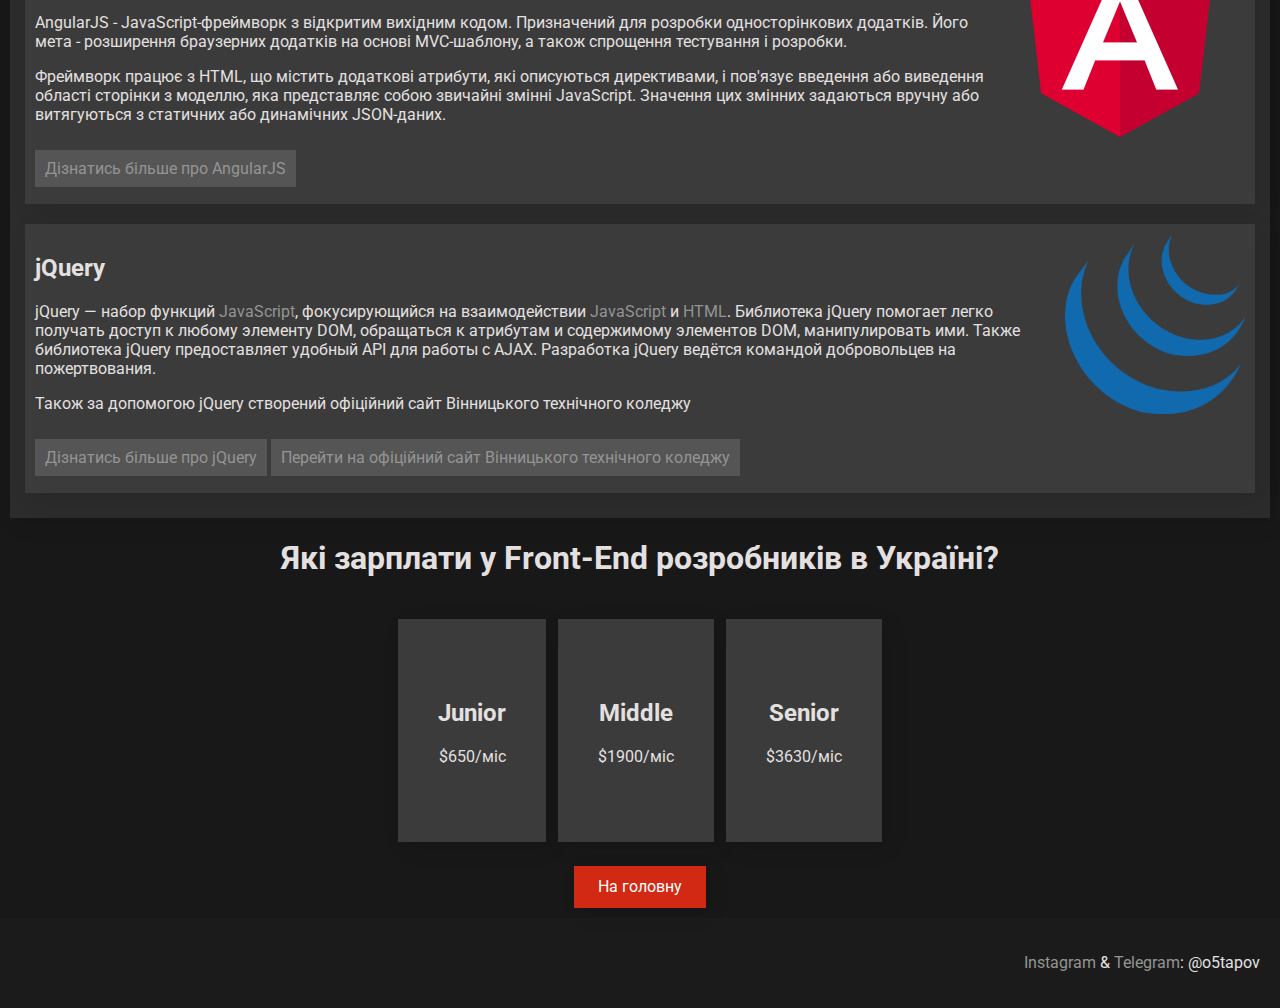
<file: pages/FrontEnd.html>
<!DOCTYPE html>
<html lang="en">
    <head>
        <meta charset="UTF-8">
        <meta http-equiv="X-UA-Compatible" content="IE=edge">
        <meta name="viewport" content="width=device-width, initial-scale=1.0">
        <title>Front-End</title>
        <link href="../img/FrontEnd/FrontEnd-icon.png" rel="shortcut icon">
        <link href="../style.css" rel="stylesheet">
        <link rel="preconnect" href="https://fonts.gstatic.com">
        <link href="https://fonts.googleapis.com/css2?family=Roboto&display=swap" rel="stylesheet">
    </head>
    <body>
        <header>
            <nav>
                <a href="#front-end" class="nav">Що таке Front-End?</a>
                <a href="#tech-skills" class="nav">Що потрібно знати Front-End розробнику?</a>
                <a href="#frameworks" class="nav">JS-Фреймворки</a>
                <a href="#salary" class="nav">Які зарплати у Front-End розробників?</a>
            </nav>      
        </header>
        
        <!--What is Front-End?-->
        <section>
            <h1 id="front-end" class="name-section">Що таке Front-End?</h1>
            
            <div class="block-content-blocks">
                <div class="content-block">

                    <img src="../img/FrontEnd/FrontEnd.png" alt="Front-End" width="250" height="250" align="right">
                    
                    <p>Frontend - це публічна частина web-додатків (вебсайтів), з якої користувач може взаємодіяти і 
                    контактувати напряму. У Frontend входить відображення функціональних завдань, призначеного для 
                    користувача інтерфейсу, що виконуються на стороні клієнта, а також обробка запитів користувачів. 
                    По суті, фронтенд - це все те, що бачить користувач при відкритті web-сторінки.</p>
                    
                    <p>У свою чергу, web-додаток - клієнт-серверний додаток, в якому клієнтом виступає в основному 
                    браузер, а сервером - web-сервер. Логіка web-додатки розподілена між сервером і клієнтом, 
                    зберігання даних здійснюється переважно на сервері, обмін інформацією відбувається по мережі. 
                    Простіше кажучи, це те, що бачить користувач і які дії виконує кожен раз, коли підключається до 
                    мережі інтернет і відкриває будь-який браузер.</p>
                        
                    <p>Frontend-розробка - це робота зі створення публічної частини web-додатки, з якої безпосередньо 
                    контактує користувач, і функціоналу, який зазвичай виконується на стороні клієнта. Тобто, фронтенд 
                    розробник працює над тим, щоб на сайті кожна кнопочка, іконка, текст і вікно не тільки стояли на 
                    своєму місці, не перекривали один одного і виглядали цілісно (це веб-верстка), але і щоб вони 
                    виконували своє пряме призначення - виробляли якісь дію (наприклад, щоб кнопка "купити" відкривала 
                    кошик, а "play" - запускала відтворення фільму або музики).</p>
                        
                    <p>З метою створення затребуваного і доступного продукту (веб-додатки) фронтенд-розробнику 
                    необхідно взаємодіяти з іншими програмістами, дизайнерами, маркетологами, аналітиками та іншими 
                    фахівцями.</p>
                </div>
            </div>
        </section>
             
        <!--Tech Skills-->
        <section>
            <h1 class="name-section" id="tech-skills">Що потрібно знати Front-End розробнику?</h1>
                
            <div class="block-content-blocks">
                <!--HTML5--> 
                <div id="HTML" class="content-block">   
                    <img src="../img/FrontEnd/tech-skills/HTML.png" alt="HTML" width="250" height="250" align="right">
                    <h2>HTML5</h2>

                    <p>HTML5 (англ. HyperText Markup Language, version 5) - мова для структурування та подання вмісту 
                    всесвітньої павутини. Це п'ята версія HTML. Хоча стандарт був завершений (рекомендована версія до 
                    використання) тільки в 2014 році (попередня, четверта, версія опублікована в 1999 році), вже з 2013 року 
                    браузерами оперативно здійснювалася підтримка, а розробниками - використання робочого стандарту (англ. 
                    HTML Living Standard). Мета розробки HTML5 - поліпшення рівня підтримки мультимедіа-технологій з 
                    одночасним збереженням зворотної сумісності, удобочитаемости коду для людини і простоти аналізу для 
                    парсеров.</p>

                    <p>У всесвітній павутині довгий час використовувалися стандарти HTML 4.01, XHTML 1.0 і XHTML 1.1. 
                    Веб-сторінки на практиці виявлялися зверстані з використанням суміші особливостей, представлених 
                    різними специфікаціями, включаючи специфікації програмних продуктів, наприклад веб-браузерів, а також 
                    сформованих загальновживаних прийомів. HTML5 був створений як єдина мова розмітки, який міг би 
                    поєднувати синтаксичні норми HTML і XHTML. Він розширює, покращує і раціоналізує розмітку документів, 
                    а також додає єдиний API для складних веб-додатків.</p>

                    <p>У HTML5 реалізовано безліч нових синтаксичних особливостей. Наприклад, елементи 
                    &lt;video&gt;, &lt;audio&gt; і &lt;canvas&gt;, а також можливість використання 
                    SVG і математичних формул. Ці нововведення розроблені для спрощення створення і управління графічними 
                    і мультимедійними об'єктами в мережі без необхідності використання сторонніх API і плагінів. Інші нові 
                    елементи, такі як &lt;section&gt;, &lt;article&gt;, &lt;header&gt; і &lt;nav&gt;, розроблені для того, 
                    щоб збагачувати семантичне вміст документа (сторінки). Нові атрибути були введені з тією ж метою, хоча ряд 
                    елементів і атрибутів був видалений. Деякі елементи, наприклад &lt;a&gt;, &lt;menu&gt; і &lt;cite&gt;, були 
                    змінені, перевизначені або стандартизовані. API і DOM стали основними частинами специфікації HTML5. HTML5 
                    також визначає деякі особливості обробки помилок верстки, тому синтаксичні помилки повинні розглядатися 
                    однаково всіма сумісними браузерами.</p>

                    <p><br><a href="https://ru.wikipedia.org/wiki/HTML5" target="_blank" class="nav">Дізнатись більше про HTML5</a></p>
                </div>

                <!--CSS3-->
                <div id="CSS" class="content-block">
                    <img src="../img/FrontEnd/tech-skills/CSS.png" alt="CSS" width="250" height="250" align="right">
                    <h2>CSS3</h2>
                    
                    <p>CSS - формальна мова опису  зовнішнього вигляду документа (веб-сторінки), написаного з використанням 
                    мови розмітки (найчастіше HTML або XHTML). Також може застосовуватися до будь-яких XML-документах, 
                    наприклад, до SVG або XUL.</p>

                    <p>CSS використовується творцями веб-сторінок для завдання кольорів, шрифтів, стилів, розташування окремих 
                    блоків і інших аспектів представлення зовнішнього вигляду цих веб-сторінок. Основною метою розробки CSS 
                    було відділення опису логічної структури веб-сторінки (яке проводиться за допомогою HTML або інших мов 
                    розмітки) від опису зовнішнього вигляду цієї веб-сторінки (яке тепер проводиться за допомогою формального 
                    мови CSS). Такий поділ може збільшити доступність документа, надати велику гнучкість і можливість 
                    управління його поданням, а також зменшити складність і повторюваність в структурному вмісті.</p>

                    <p>Крім того, CSS дозволяє представляти один і той же документ в різних стилях або методах виведення, 
                    таких як екранне уявлення, друковане подання, читання голосом (спеціальним голосовим браузером або 
                    програмою читання з екрану), або при виведенні пристроями, що використовують шрифт Брайля</p>

                    <p><br><a href="https://ru.wikipedia.org/wiki/CSS" target="_blank" class="nav">Дізнатись більше про CSS3</a></p>
                </div>

                <!--JavaScript-->
                <div id="JavaScript" class="content-block">
                    <img src="../img/FrontEnd/tech-skills/JavaScript.png" alt="JavaScript" width="250" height="250" align="right">
                    <h2>JavaScript (або просто JS)</h2>
                    <sup><i>Не плутати з <a href="BackEnd.html#Java">Java</a> та 
                    <a href="https://ru.wikipedia.org/wiki/JScript" target="_blank">JScript</a></i></sup>
                    <p>JavaScript - мультіпарадігменна мова програмування. Підтримує об'єктно-орієнтована, імперативний і 
                    функціональний стилі. Є реалізацією специфікації ECMAScript (стандарт ECMA-262).</p>

                    <p>JavaScript зазвичай використовується як вбудований мова для програмного доступу до об'єктів додатків. 
                    Найбільш широке застосування знаходить в браузерах як мова сценаріїв для додання інтерактивності 
                    веб-сторінок.</p>

                    <p>Основні архітектурні риси: динамічна типізація, слабка типізація, автоматичне керування пам'яттю, 
                    прототипне програмування, функції як об'єкти першого класу.</p>

                    <p>На JavaScript вплинули багато мов, при розробці була мета зробити мову схожим на 
                    <a href="BackEnd.html#Java">Java</a>. Мовою JavaScript не володіє будь-яка компанія або організація, що відрізняє його від 
                    ряду мов програмування, використовуваних в веб-розробці.</p>

                    <p>Назва «JavaScript» є зареєстрованим товарним знаком корпорації Oracle в США.</p>

                    <p><br><a href="https://ru.wikipedia.org/wiki/JavaScript" target="_blank" class="nav">Дізнатись більше про 
                    JavaScript</a></p>
                </div>
            </div>
        </section>

        <!--Courses&Directories-->
        <section>
            <h1 class="name-section">Курси та довідники по HTML, CSS, JS:</h1>
            
            <div class="block-content-blocks">
                <div class="content-block">
                    <ul>
                        <li><a href="https://htmlacademy.ru/" target="_blank">htmlacademy</a></li>
                        <li><a href="http://htmlbook.ru" target="_blank">htmlbook</a></li>
                        <li><a href="https://schoolsw3.com/index.html" target="_blank">schoolsw3</a></li>
                    </ul>
                </div>
            </div>
        </section>

        <!--JS-Frameworks-->
        <section>
            <h1 class="name-section" id="frameworks">JS-<a href="https://ru.wikipedia.org/wiki/%D0%A4%D1%80%D0%B5%D0%B9%D0%BC%D0%B2%D0%BE%D1%80%D0%BA" target="_blank" title="Фреймворк - програмна платформа, яка визначає структуру програмної системи; програмне забезпечення, що полегшує розробку і об'єднання різних компонентів великого програмного проекту.">Фреймворки*</a></h1>
            
            <div class="block-content-blocks">
                <!--React.js-->
                <div id="React.js" class="content-block">
                    <img src="../img/FrontEnd/frameworks/React.js.png" alt="React.js" width="250" height="250" align="right">
                    
                    <h2>React.js</h2>

                    <p>React.js (іноді React або ReactJS) - бібліотека з відкритим вихідним кодом для розробки 
                    призначених для користувача інтерфейсів.</p>

                    <p>React.js розробляється і підтримується Facebook, Instagram і співтовариством окремих розробників і корпорацій.</p>

                    <p>React.js може використовуватися для розробки односторінкових і мобільних додатків. Його мета - надати високу 
                    швидкість, простоту і масштабованість. Як бібліотеки для розробки призначених для користувача інтерфейсів React 
                    часто використовується з іншими бібліотеками, такими як MobX, Redux і GraphQL.</p>

                    <p><br><a href="https://ru.wikipedia.org/wiki/React" target="_blank" class="nav">Дізнатись більше про 
                    React.js</a></p>
                </div>

                <!--Vue.js-->
                <div id="Vue.js" class="content-block">
                    <img src="../img/FrontEnd/frameworks/Vue.js.png" alt="Vue.js" width="250" height="250" align="right">

                    <h2>Vue.js</h2>

                    <p>Vue.js - це фреймворк, який як і React, з відкритим вихідним кодом для створення користувацьких інтерфейсів. 
                    Але легко інтегрується в проекти з використанням інших JavaScript-бібліотек. Також може функціонувати як 
                    веб-фреймворк для розробки односторінкових додатків в реактивному стилі.</p>

                    <p>На даний момент підтримується творцем Еваном Ю. і іншими активними членами основної команди з різних компаній, 
                    таких як Netlify, Netguru, Baidu, Livestorm,.</p>
                    
                    <p>Опитування, проведене в 2016 році для <a href="#JavaScript">JavaScript</a>, показав, що Vue має 89% 
                    задоволеності розробників. На GitHub проект заробляє в середньому 95 зірок є третім за величиною проектом в 
                    історії Github.</p>

                    <p><br><a href="https://ru.wikipedia.org/wiki/Vue.js" target="_blank" class="nav">Дізнатись більше про 
                    Vue.js</a></p>
                </div>

                <!--AngularJS-->
                <div id="AngularJS" class="content-block">
                    <img src="../img/FrontEnd/frameworks/Angular.js.png" alt="Angular.js" width="250" height="250" align="right">

                    <h2>AngularJS</h2>
                    <sup><i>Не плутати з <a href="https://ru.wikipedia.org/wiki/Angular_(%D1%84%D1%80%D0%B5%D0%B9%D0%BC%D0%B2%D0%BE%D1%80%D0%BA)"
                    target="_blank">Angular</a></i></sup>
                    
                    <p>AngularJS - JavaScript-фреймворк з відкритим вихідним кодом. Призначений для розробки односторінкових 
                    додатків. Його мета - розширення браузерних додатків на основі MVC-шаблону, а також спрощення тестування і 
                    розробки.</p>

                    <p>Фреймворк працює з HTML, що містить додаткові атрибути, які описуються директивами, і пов'язує введення або 
                    виведення області сторінки з моделлю, яка представляє собою звичайні змінні JavaScript. Значення цих змінних 
                    задаються вручну або витягуються з статичних або динамічних JSON-даних.</p>

                    <p><br><a href="https://ru.wikipedia.org/wiki/AngularJS" target="_blank" class="nav">Дізнатись більше про 
                    AngularJS</a></p>
                </div>

                <!--jQuery-->
                <div id="jQuery" class="content-block">
                    <img src="../img/FrontEnd/frameworks/jQuery.js.png" alt="jQuery.js" width="180" height="180" align="right">

                    <h2>jQuery</h2>

                    <p>jQuery — набор функций <a href="#JavaScript">JavaScript</a>, фокусирующийся на взаимодействии <a href="#JavaScript">
                    JavaScript</a> и <a href="#HTML">HTML</a>. Библиотека jQuery помогает легко получать доступ к любому элементу 
                    DOM, обращаться к атрибутам и содержимому элементов DOM, манипулировать ими. Также библиотека jQuery 
                    предоставляет удобный API для работы с AJAX. Разработка jQuery ведётся командой добровольцев на 
                    пожертвования.</p>

                    <p>Також за допомогою jQuery створений офіційний сайт Вінницького технічного коледжу</p>
                    
                    <p><br><a href="https://ru.wikipedia.org/wiki/JQuery" target="_blank" class="nav">Дізнатись більше про jQuery</a>
                    <a href="https://vtc.vn.ua" target="_blank" class="nav">Перейти на офіційний сайт Вінницького технічного коледжу</a></p>
                </div>
            </div>
        </section>

        <!--Salary-->
        <section class="salary">

            <h1 id="salary" class="name-section">Які зарплати у Front-End розробників в Україні?</h1>
            
            <!--Junior-->
            <div class="junior content-block">
                <h2>Junior</h2>
                <p>$650/міс</p>
            </div>

            <!--Middle-->
            <div class="middle content-block">
                <h2>Middle</h2>
                <p>$1900/міс</p>
            </div>

            <!--Senior-->
            <div class="senior content-block">
                <h2>Senior</h2>
                <p>$3630/міс</p>
            </div>
        </section>

        <!--Button-->
        <section>
            <p align="center" class="p-button"><a href="../index.html" class="back-button">На головну</a></p>
        </section>

        <!--Instagram & Telegram-->
        <footer class="page-footer">
            <p><a href="https://www.instagram.com/o5tapov/?hl=ru" target="_blank">Instagram</a> & <a href="https://t.me/o5tapov" target="_blank">Telegram</a>: @o5tapov</p>
        </footer>
    </body>
</html>
</file>
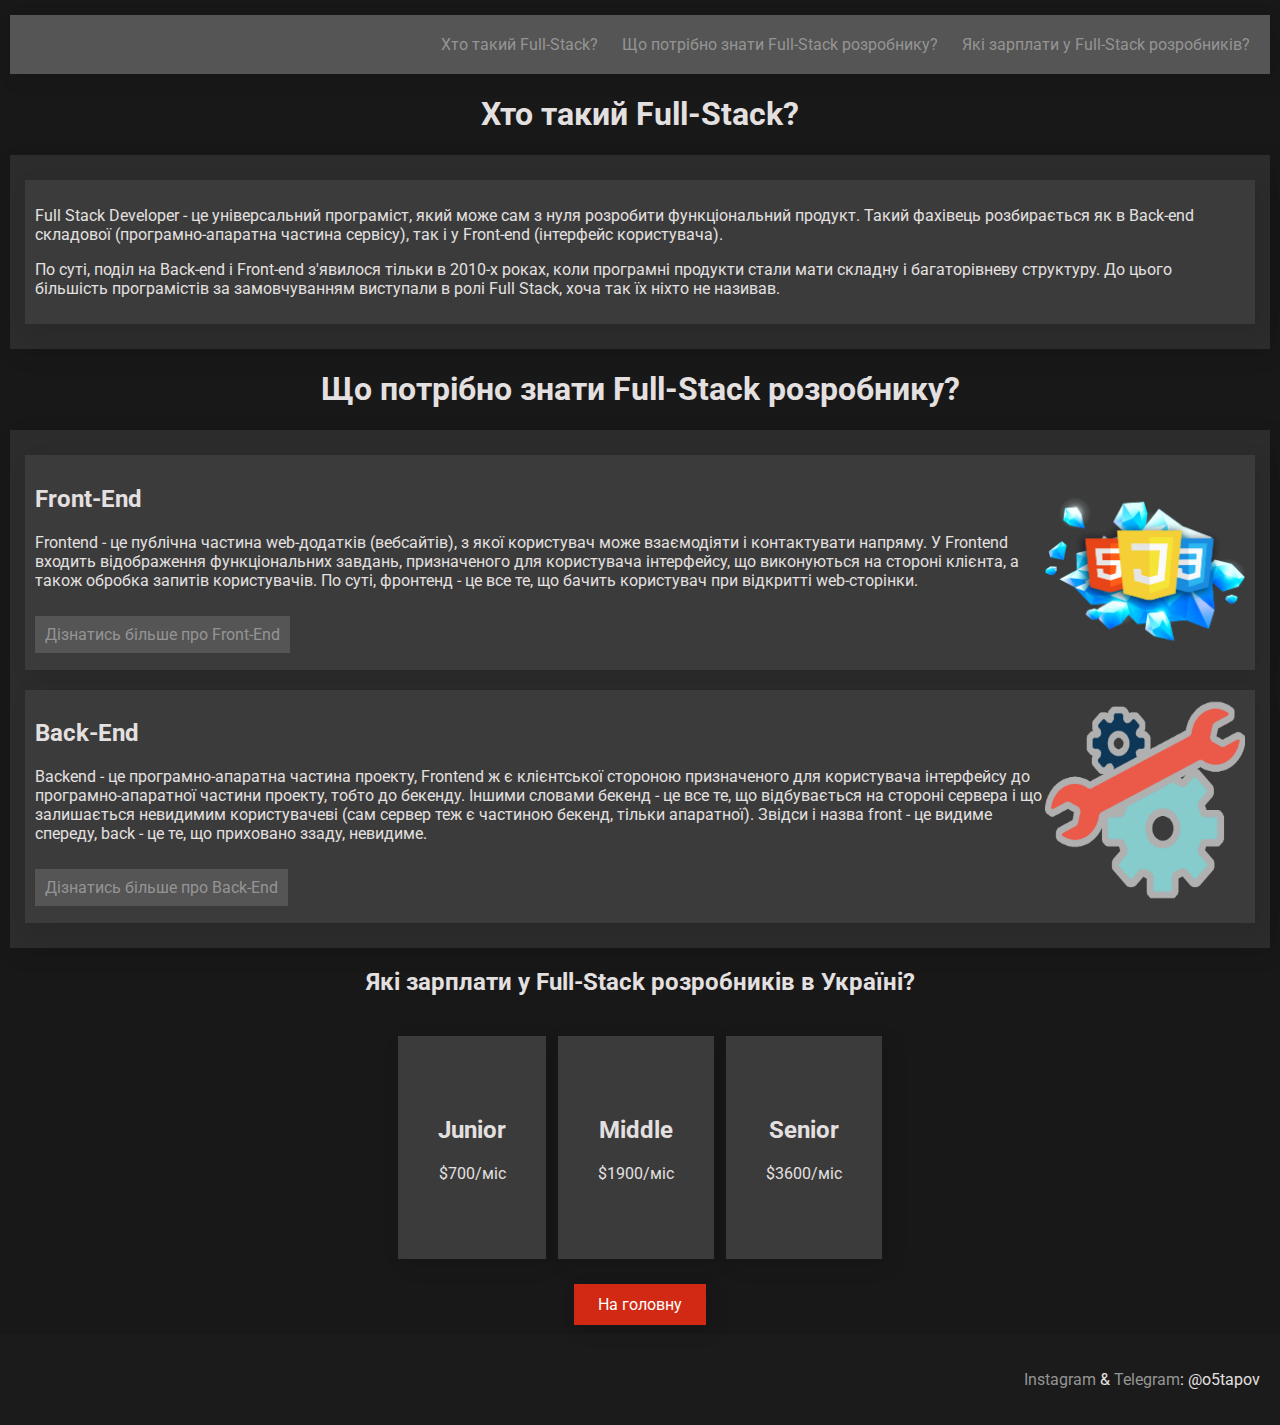
<file: pages/FullStack.html>
<!DOCTYPE html>
<html lang="en">
<head>
    <meta charset="UTF-8">
    <meta http-equiv="X-UA-Compatible" content="IE=edge">
    <meta name="viewport" content="width=device-width, initial-scale=1.0">
    <title>Full-Stack</title>
    <link href="../img/FullStack/FullStack-icon.png" rel="shortcut icon">
    <link href="../style.css" rel="stylesheet">
    <link rel="preconnect" href="https://fonts.gstatic.com">
    <link href="https://fonts.googleapis.com/css2?family=Roboto&display=swap" rel="stylesheet">
</head>
<body>
    <header>
        <nav>
            <a href="#full-stack" class="nav">Хто такий Full-Stack?</a>
            <a href="#tech-skills" class="nav">Що потрібно знати Full-Stack розробнику?</a>
            <a href="#salary" class="nav">Які зарплати у Full-Stack розробників?</a>
        </nav>      
    </header> 

    <!--Who is Full-Stack?-->
    <section>
        <h1 id="full-stack" class="name-section">Хто такий Full-Stack?</h1>

        <div class="block-content-blocks">
            <div class="content-block">

                <p>Full Stack Developer - це універсальний програміст, який може сам з нуля розробити функціональний продукт. 
                Такий фахівець розбирається як в Back-end складової (програмно-апаратна частина сервісу), так і у Front-end 
                (інтерфейс користувача).</p>
                    
                <p>По суті, поділ на Back-end і Front-end з'явилося тільки в 2010-х роках, коли програмні продукти стали мати 
                складну і багаторівневу структуру. До цього більшість програмістів за замовчуванням виступали в ролі Full Stack, 
                хоча так їх ніхто не називав.</p>
            </div>
        </div>
    </section>

    <!--Tech Skills-->
    <section>
        <h1 id="tech-skills" class="name-section">Що потрібно знати Full-Stack розробнику?</h1>

        <div class="block-content-blocks">
            <!--Front-End-->
            <div id="front-end" class="content-block">
                <img src="../img/FullStack/tech-skills/FrontEnd.png" alt="Front-End" width="200" height="200" align="right">
                <h2>Front-End</h2>

                <p>Frontend - це публічна частина web-додатків (вебсайтів), з якої користувач може взаємодіяти і 
                контактувати напряму. У Frontend входить відображення функціональних завдань, призначеного для 
                користувача інтерфейсу, що виконуються на стороні клієнта, а також обробка запитів користувачів. 
                По суті, фронтенд - це все те, що бачить користувач при відкритті web-сторінки.</p>

                <p><br><a href="FrontEnd.html" class="nav">Дізнатись більше про Front-End</a></p>
            </div>

            <!--Back-End-->
            <div id="back-end" class="content-block">
                <img src="../img/FullStack/tech-skills/BackEnd.png" alt="back-end" width="200" height="200" align="right">
                <h2>Back-End</h2>

                <p>Backend - це програмно-апаратна частина проекту, Frontend ж є клієнтської стороною призначеного для 
                користувача інтерфейсу до програмно-апаратної частини проекту, тобто до бекенду. Іншими словами бекенд - 
                це все те, що відбувається на стороні сервера і що залишається невидимим користувачеві (сам сервер теж є 
                частиною бекенд, тільки апаратної). Звідси і назва front - це видиме спереду, back - це те, що приховано 
                ззаду, невидиме.</p>

                <p><br><a href="BackEnd.html" class="nav">Дізнатись більше про Back-End</a></p>
            </div>
        </div>
    </section>
    
    <!--Salary-->
    <section class="salary">
        <h2 id="salary" class="name-section">Які зарплати у Full-Stack розробників в Україні?</h2>
        
        <!--Junior-->
        <div class="junior content-block">
            <h2>Junior</h2>
            <p>$700/міс</p>
        </div>

        <!--Middle-->
        <div class="middle content-block">
            <h2>Middle</h2>
            <p>$1900/міс</p>
        </div>

        <!--Senior-->
        <div class="senior content-block">
            <h2>Senior</h2>
            <p>$3600/міс</p>
        </div>
    </section>

    <!--Button-->
    <section>
        <p align="center" class="p-button"><a href="../index.html" class="back-button">На головну</a></p>
    </section>

    <!--Instagram & Telegram-->
    <footer class="page-footer">
        <p><a href="https://www.instagram.com/o5tapov/?hl=ru" target="_blank">Instagram</a> & <a href="https://t.me/o5tapov" target="_blank">Telegram</a>: @o5tapov</p>
    </footer>
</body>
</html>
</file>
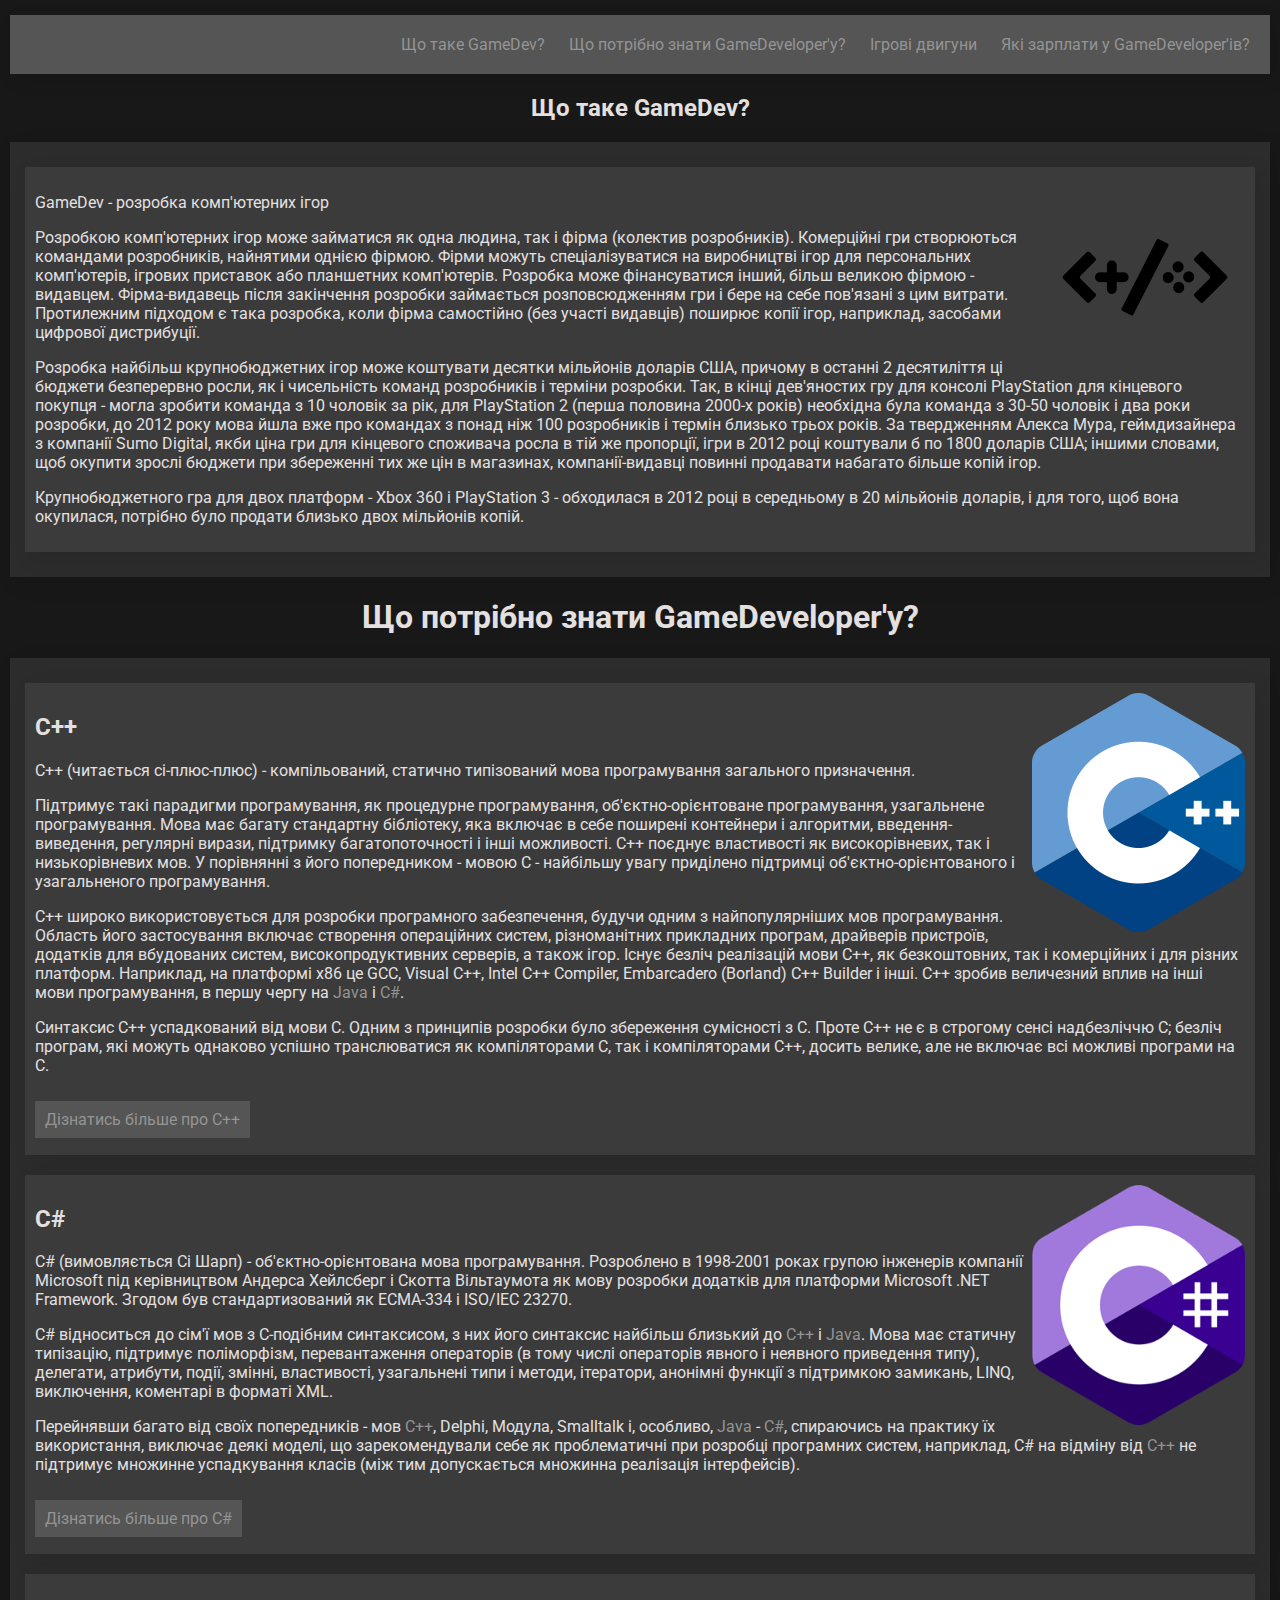
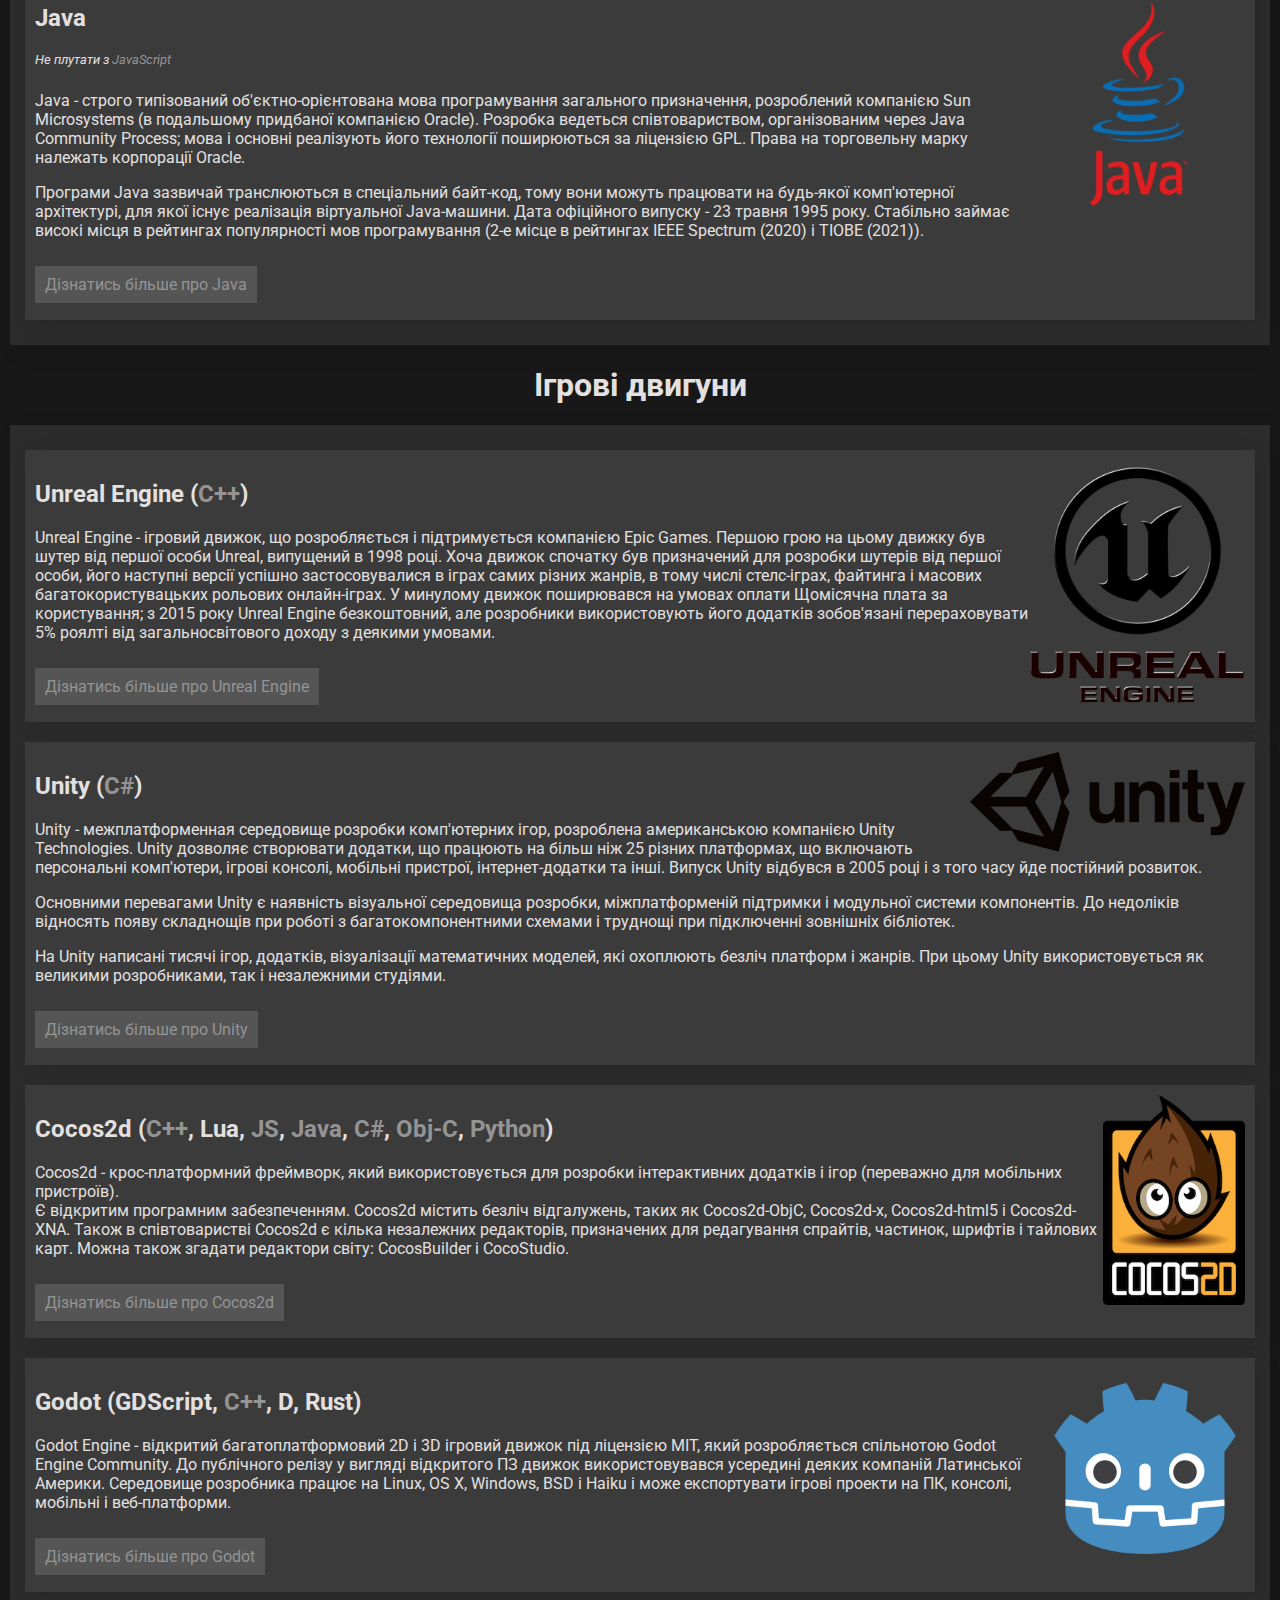
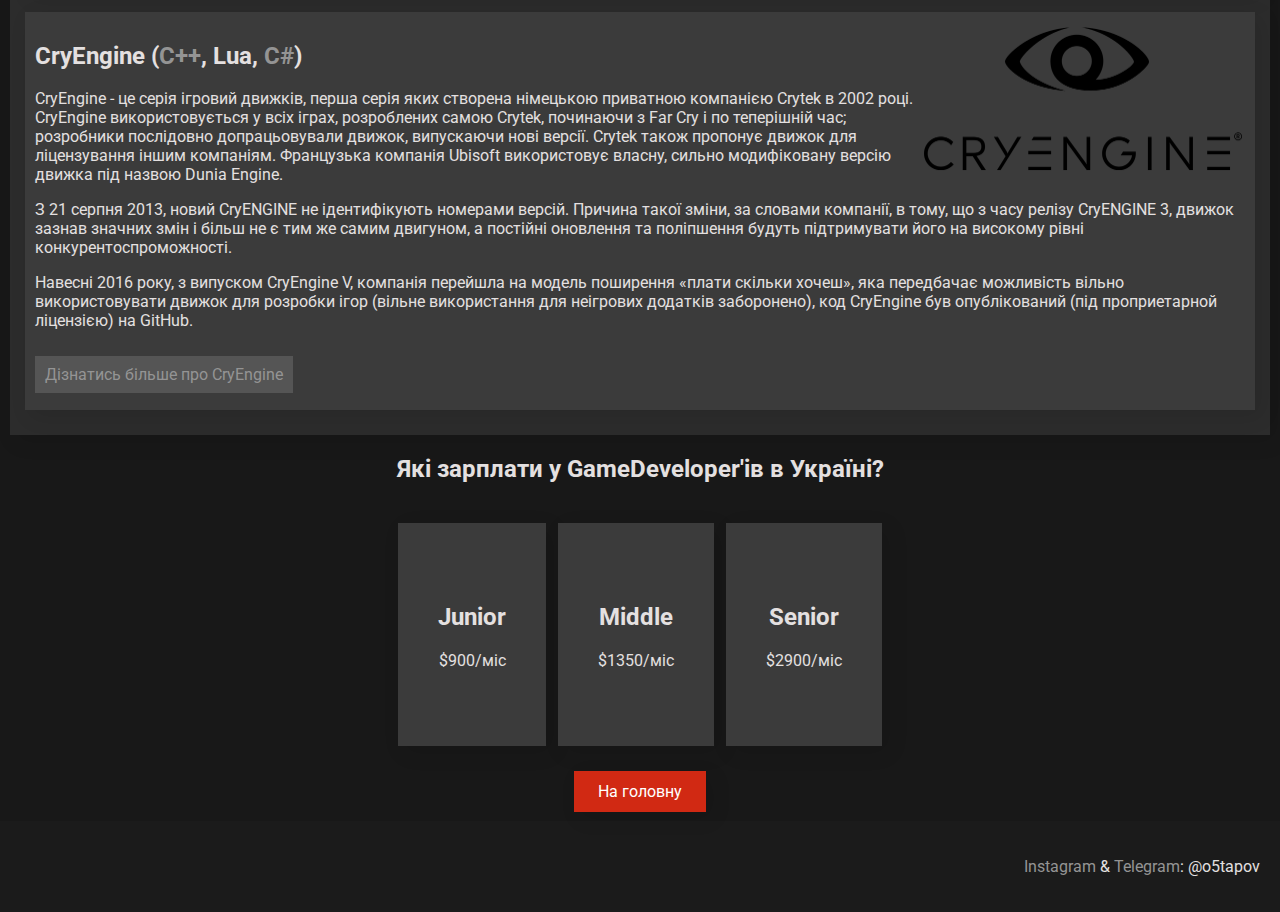
<file: pages/GameDev.html>
<!DOCTYPE html>
<html lang="en">
<head>
    <meta charset="UTF-8">
    <meta http-equiv="X-UA-Compatible" content="IE=edge">
    <meta name="viewport" content="width=device-width, initial-scale=1.0">
    <title>Game Dev</title>
    <link href="../img/Game Dev/GameDev-icon.png" rel="shortcut icon">
    <link href="../style.css" rel="stylesheet">
    <link rel="preconnect" href="https://fonts.gstatic.com">
    <link href="https://fonts.googleapis.com/css2?family=Roboto&display=swap" rel="stylesheet">
</head>
<body>
    <header>
        <nav>
            <a href="#game-dev" class="nav">Що таке GameDev?</a>
            <a href="#tech-skills" class="nav">Що потрібно знати GameDeveloper'у?</a>
            <a href="#game-engiens" class="nav">Ігрові двигуни</a>
            <a href="#salary" class="nav">Які зарплати у GameDeveloper'ів?</a>
        </nav>      
    </header> 

    <!--What is GameDev?-->
    <section>
        <h2 id="game-dev" class="name-section">Що таке GameDev?</h2>

        <div class="block-content-blocks">
            <div class="content-block">
                <img src="../img/Game Dev/GameDev.png" alt="GameDev" width="200" height="200" align="right">

                <p>GameDev - розробка комп'ютерних ігор</p>

                <p>Розробкою комп'ютерних ігор може займатися як одна людина, так і фірма (колектив розробників). Комерційні 
                гри створюються командами розробників, найнятими однією фірмою. Фірми можуть спеціалізуватися на виробництві 
                ігор для персональних комп'ютерів, ігрових приставок або планшетних комп'ютерів. Розробка може фінансуватися 
                інший, більш великою фірмою - видавцем. Фірма-видавець після закінчення розробки займається розповсюдженням 
                гри і бере на себе пов'язані з цим витрати. Протилежним підходом є така розробка, коли фірма самостійно (без 
                участі видавців) поширює копії ігор, наприклад, засобами цифрової дистрибуції.</p>

                <p>Розробка найбільш крупнобюджетних ігор може коштувати десятки мільйонів доларів США, причому в останні 2 
                десятиліття ці бюджети безперервно росли, як і чисельність команд розробників і терміни розробки. Так, в кінці 
                дев'яностих гру для консолі PlayStation для кінцевого покупця - могла зробити команда з 10 чоловік за рік, для 
                PlayStation 2 (перша половина 2000-х років) необхідна була команда з 30-50 чоловік і два роки розробки, до 2012 
                року мова йшла вже про командах з понад ніж 100 розробників і термін близько трьох років. За твердженням Алекса 
                Мура, геймдизайнера з компанії Sumo Digital, якби ціна гри для кінцевого споживача росла в тій же пропорції, 
                ігри в 2012 році коштували б по 1800 доларів США; іншими словами, щоб окупити зрослі бюджети при збереженні 
                тих же цін в магазинах, компанії-видавці повинні продавати набагато більше копій ігор.</p>

                <p>Крупнобюджетного гра для двох платформ - Xbox 360 і PlayStation 3 - обходилася в 2012 році в середньому в 
                20 мільйонів доларів, і для того, щоб вона окупилася, потрібно було продати близько двох мільйонів копій.</p>
            </div>
        </div>
    </section>

    <!--Tech Skills-->
    <section>
        <h1 id="tech-skills" class="name-section">Що потрібно знати GameDeveloper'у?</h1>

            <div class="block-content-blocks">
                <!--C++-->
                <div id="C++" class="content-block">
                    <img src="../img/Game Dev/tech-skills/C++.png" alt="C++" align="right">
                    <h2>C++</h2>

                    <p>C++ (читається сі-плюс-плюс) - компільований, статично типізований мова програмування загального 
                    призначення.</p>

                    <p>Підтримує такі парадигми програмування, як процедурне програмування, об'єктно-орієнтоване програмування, 
                    узагальнене програмування. Мова має багату стандартну бібліотеку, яка включає в себе поширені контейнери і 
                    алгоритми, введення-виведення, регулярні вирази, підтримку багатопоточності і інші можливості. C++ поєднує 
                    властивості як високорівневих, так і низькорівневих мов. У порівнянні з його попередником - мовою C - найбільшу 
                    увагу приділено підтримці об'єктно-орієнтованого і узагальненого програмування.</p>

                    <p>C++ широко використовується для розробки програмного забезпечення, будучи одним з найпопулярніших мов 
                    програмування. Область його застосування включає створення операційних систем, різноманітних прикладних 
                    програм, драйверів пристроїв, додатків для вбудованих систем, високопродуктивних серверів, а також ігор. 
                    Існує безліч реалізацій мови C++, як безкоштовних, так і комерційних і для різних платформ. Наприклад, на 
                    платформі x86 це GCC, Visual C++, Intel C++ Compiler, Embarcadero (Borland) C++ Builder і інші. C++ зробив 
                    величезний вплив на інші мови програмування, в першу чергу на <a href="#Java">Java</a> і <a href="#C#">C#</a>.
                    </p>

                    <p>Синтаксис C++ успадкований від мови C. Одним з принципів розробки було збереження сумісності з C. Проте 
                    C++ не є в строгому сенсі надбезліччю C; безліч програм, які можуть однаково успішно транслюватися як 
                    компіляторами C, так і компіляторами C++, досить велике, але не включає всі можливі програми на C.</p>

                    <p><br><a href="https://ru.wikipedia.org/wiki/C%2B%2B" target="_blank" class="nav">Дізнатись більше про С++</a></p>
                </div>

                <!--C#-->
                <div id="C#" class="content-block">
                    <img src="../img/Game Dev/tech-skills/CSharp.png" alt="C#" width="213" height="240" align="right">
                    <h2>C#</h2>

                    <p>C# (вимовляється Сі Шарп) - об'єктно-орієнтована мова програмування. Розроблено в 1998-2001 роках групою 
                    інженерів компанії Microsoft під керівництвом Андерса Хейлсберг і Скотта Вільтаумота як мову розробки додатків 
                    для платформи Microsoft .NET Framework. Згодом був стандартизований як ECMA-334 і ISO/IEC 23270.</p>

                    <p>C# відноситься до сім'ї мов з C-подібним синтаксисом, з них його синтаксис найбільш близький до 
                    <a href="#C++">C++</a> і <a href="#Java">Java</a>. Мова має статичну типізацію, підтримує поліморфізм, 
                    перевантаження операторів (в тому числі операторів явного і неявного приведення типу), делегати, атрибути, 
                    події, змінні, властивості, узагальнені типи і методи, ітератори, анонімні функції з підтримкою замикань, 
                    LINQ, виключення, коментарі в форматі XML.</p>

                    <p>Перейнявши багато від своїх попередників - мов <a href="C++">C++</a>, Delphi, Модула, Smalltalk і, 
                    особливо, <a href="#Java">Java</a> - <a href="#C#">С#</a>, спираючись на практику їх використання, 
                    виключає деякі моделі, що зарекомендували себе як проблематичні при розробці програмних систем, наприклад, 
                    C# на відміну від <a href="#C++">C++</a> не підтримує множинне успадкування класів (між тим допускається 
                    множинна реалізація інтерфейсів).</p>

                    <p><br><a href="https://ru.wikipedia.org/wiki/C_Sharp" target="_blank" class="nav">Дізнатись більше про C#</a></p>
                </div>

                <!--Java-->
                <div id="Java" class="content-block">
                    <img src="../img/Game Dev/tech-skills/Java.png" alt="Java" width="213" height="240" align="right">
                    <h2>Java</h2>
                    <sup><i>Не плутати з <a href="FrontEnd.html#JavaScript">JavaScript</a></i></sup>

                    <p>Java - строго типізований об'єктно-орієнтована мова програмування загального призначення, розроблений 
                    компанією Sun Microsystems (в подальшому придбаної компанією Oracle). Розробка ведеться співтовариством, 
                    організованим через Java Community Process; мова і основні реалізують його технології поширюються за 
                    ліцензією GPL. Права на торговельну марку належать корпорації Oracle.</p>
        
                    <p>Програми Java зазвичай транслюються в спеціальний байт-код, тому вони можуть працювати на будь-якої 
                    комп'ютерної архітектурі, для якої існує реалізація віртуальної Java-машини. Дата офіційного випуску - 
                    23 травня 1995 року. Стабільно займає високі місця в рейтингах популярності мов програмування (2-е місце в 
                    рейтингах IEEE Spectrum (2020) і TIOBE (2021)).</p>

                    <p><br><a href="https://ru.wikipedia.org/wiki/Java" target="_blank" class="nav">Дізнатись більше про Java</a></p>
                </div>
            </div>
        </div>
    </section>

    <!--Game Engiens-->
    <section>
        <h1 id="game-engiens" class="name-section">Ігрові двигуни</h1>
        
        <div class="block-content-blocks">
            
            <!--Unreal Engine-->
            <div id="UnrealEngine" class="content-block">
                <img src="../img/Game Dev/game-engiens/UE4.png" alt="Unreal Engine" width="216" height="257.25" align="right">
                <h2>Unreal Engine (<a href="#C++">C++</a>)</h2>

                <p>Unreal Engine - ігровий движок, що розробляється і підтримується компанією Epic Games. Першою грою на 
                цьому движку був шутер від першої особи Unreal, випущений в 1998 році. Хоча движок спочатку був призначений 
                для розробки шутерів від першої особи, його наступні версії успішно застосовувалися в іграх самих різних 
                жанрів, в тому числі стелс-іграх, файтинга і масових багатокористувацьких рольових онлайн-іграх. У минулому 
                движок поширювався на умовах оплати Щомісячна плата за користування; з 2015 року Unreal Engine 
                безкоштовний, але розробники використовують його додатків зобов'язані перераховувати 5% роялті від 
                загальносвітового доходу з деякими умовами.</p>

                <p><br><a href="https://ru.wikipedia.org/wiki/Unreal_Engine" target="_blank" class="nav">Дізнатись більше про Unreal Engine</a></p>
            </div>

            <!--Unity-->
            <div id="Unity" class="content-block">
                <img src="../img/Game Dev/game-engiens/Unity.png" alt="Unity" align="right">
                <h2>Unity (<a href="#C#">C#</a>)</h2>

                <p>Unity - межплатформенная середовище розробки комп'ютерних ігор, розроблена американською компанією Unity 
                Technologies. Unity дозволяє створювати додатки, що працюють на більш ніж 25 різних платформах, що включають 
                персональні комп'ютери, ігрові консолі, мобільні пристрої, інтернет-додатки та інші. Випуск Unity відбувся 
                в 2005 році і з того часу йде постійний розвиток.</p>

                <p>Основними перевагами Unity є наявність візуальної середовища розробки, міжплатформеній підтримки і 
                модульної системи компонентів. До недоліків відносять появу складнощів при роботі з багатокомпонентними 
                схемами і труднощі при підключенні зовнішніх бібліотек.</p>

                <p>На Unity написані тисячі ігор, додатків, візуалізації математичних моделей, які охоплюють безліч 
                платформ і жанрів. При цьому Unity використовується як великими розробниками, так і незалежними студіями.</p>

                <p><br><a href="" target="_blank" class="nav">Дізнатись більше про Unity</a></p>
            </div>

            <!--Cocos2d-->
            <div id="Cocos2d" class="content-block">
                <img src="../img/Game Dev/game-engiens/Cocos2d.png" alt="Cocos2d" width="141.75" height="210" align="right">
                <h2>Cocos2d (<a href="#C++">C++</a>, Lua, <a href="FrontEnd.html#JavaScript">JS</a>, <a href="#Java">Java</a>, <a href="#C#">C#</a>, <a href="iOSDev.html#Obj-C">Obj-C</a>, <a href="BackEnd.html#Python">Python</a>)</h2>

                <p>Cocos2d - крос-платформний фреймворк, який використовується для розробки інтерактивних додатків і ігор 
                (переважно для мобільних пристроїв).<br> Є відкритим програмним забезпеченням. Cocos2d містить безліч 
                відгалужень, таких як Cocos2d-ObjC, Cocos2d-x, Cocos2d-html5 і Cocos2d-XNA. Також в співтоваристві Cocos2d 
                є кілька незалежних редакторів, призначених для редагування спрайтів, частинок, шрифтів і тайлових карт. 
                Можна також згадати редактори світу: CocosBuilder і CocoStudio.</p>

                <p><br><a href="https://ru.wikipedia.org/wiki/Cocos2d" target="_blank" class="nav">Дізнатись більше про Cocos2d</a></p>
            </div>

            <!--Godot-->
            <div id="Codot" class="content-block">
                <img src="../img/Game Dev/game-engiens/Godot.png" alt="Godot" width="200" height="200" align="right">
                <h2>Godot (GDScript, <a href="#C++">C++</a>, D, Rust)</h2>

                <p>Godot Engine - відкритий багатоплатформовий 2D і 3D ігровий движок під ліцензією MIT, який розробляється 
                спільнотою Godot Engine Community. До публічного релізу у вигляді відкритого ПЗ движок використовувався 
                усередині деяких компаній Латинської Америки. Середовище розробника працює на Linux, OS X, Windows, BSD і 
                Haiku і може експортувати ігрові проекти на ПК, консолі, мобільні і веб-платформи.</p>

                <p><br><a href="https://ru.wikipedia.org/wiki/Godot" target="_blank" class="nav">Дізнатись більше про Godot</a></p>
            </div>

            <!--CryEngine-->
            <div id="CryEngine" class="content-block">
                <img src="../img/Game Dev/game-engiens/CryEngine.png" alt="CryEngine" width="327" height="155.5" align="right">
                <h2>CryEngine (<a href="#C++">C++</a>, Lua, <a href="#C#">C#</a>)</h2>

                <p>CryEngine - це серія ігровий движків, перша серія яких створена німецькою приватною компанією Crytek в 2002 році. CryEngine 
                використовується у всіх іграх, розроблених самою Crytek, починаючи з Far Cry і по теперішній час; 
                розробники послідовно допрацьовували движок, випускаючи нові версії. Crytek також пропонує движок для 
                ліцензування іншим компаніям. Французька компанія Ubisoft використовує власну, сильно модифіковану версію 
                движка під назвою Dunia Engine.</p>

                <p>З 21 серпня 2013, новий CryENGINE не ідентифікують номерами версій. Причина такої зміни, за словами 
                компанії, в тому, що з часу релізу CryENGINE 3, движок зазнав значних змін і більш не є тим же самим 
                двигуном, а постійні оновлення та поліпшення будуть підтримувати його на високому рівні 
                конкурентоспроможності.</p>

                <p>Навесні 2016 року, з випуском CryEngine V, компанія перейшла на модель поширення «плати скільки хочеш», 
                яка передбачає можливість вільно використовувати движок для розробки ігор (вільне використання для неігрових 
                додатків заборонено), код CryEngine був опублікований (під проприетарной ліцензією) на GitHub.</p>

                <p><br><a href="https://ru.wikipedia.org/wiki/C" target="_blank" class="nav">Дізнатись більше про CryEngine</a></p>
            </div>
        </div>
    </section>

    <!--Salary-->
    <section class="salary">
        <h2 id="salary" class="name-section">Які зарплати у GameDeveloper'ів в Україні?</h2>
        
        <!--Junior-->
        <div class="junior content-block">
            <h2>Junior</h2>
            <p>$900/міс</p>
        </div>

        <!--Middle-->
        <div class="middle content-block">
            <h2>Middle</h2>
            <p>$1350/міс</p>
        </div>

        <!--Senior-->
        <div class="senior content-block">
            <h2>Senior</h2>
            <p>$2900/міс</p>
        </div>
    </section>

    <section>
        <p align="center" class="p-button"><a href="../index.html" class="back-button">На головну</a></p>
    </section>

    <footer class="page-footer">
        <p><a href="https://www.instagram.com/o5tapov/?hl=ru" target="_blank">Instagram</a> & <a href="https://t.me/o5tapov" target="_blank">Telegram</a>: @o5tapov</p>
    </footer>
</body>
</html>
</file>
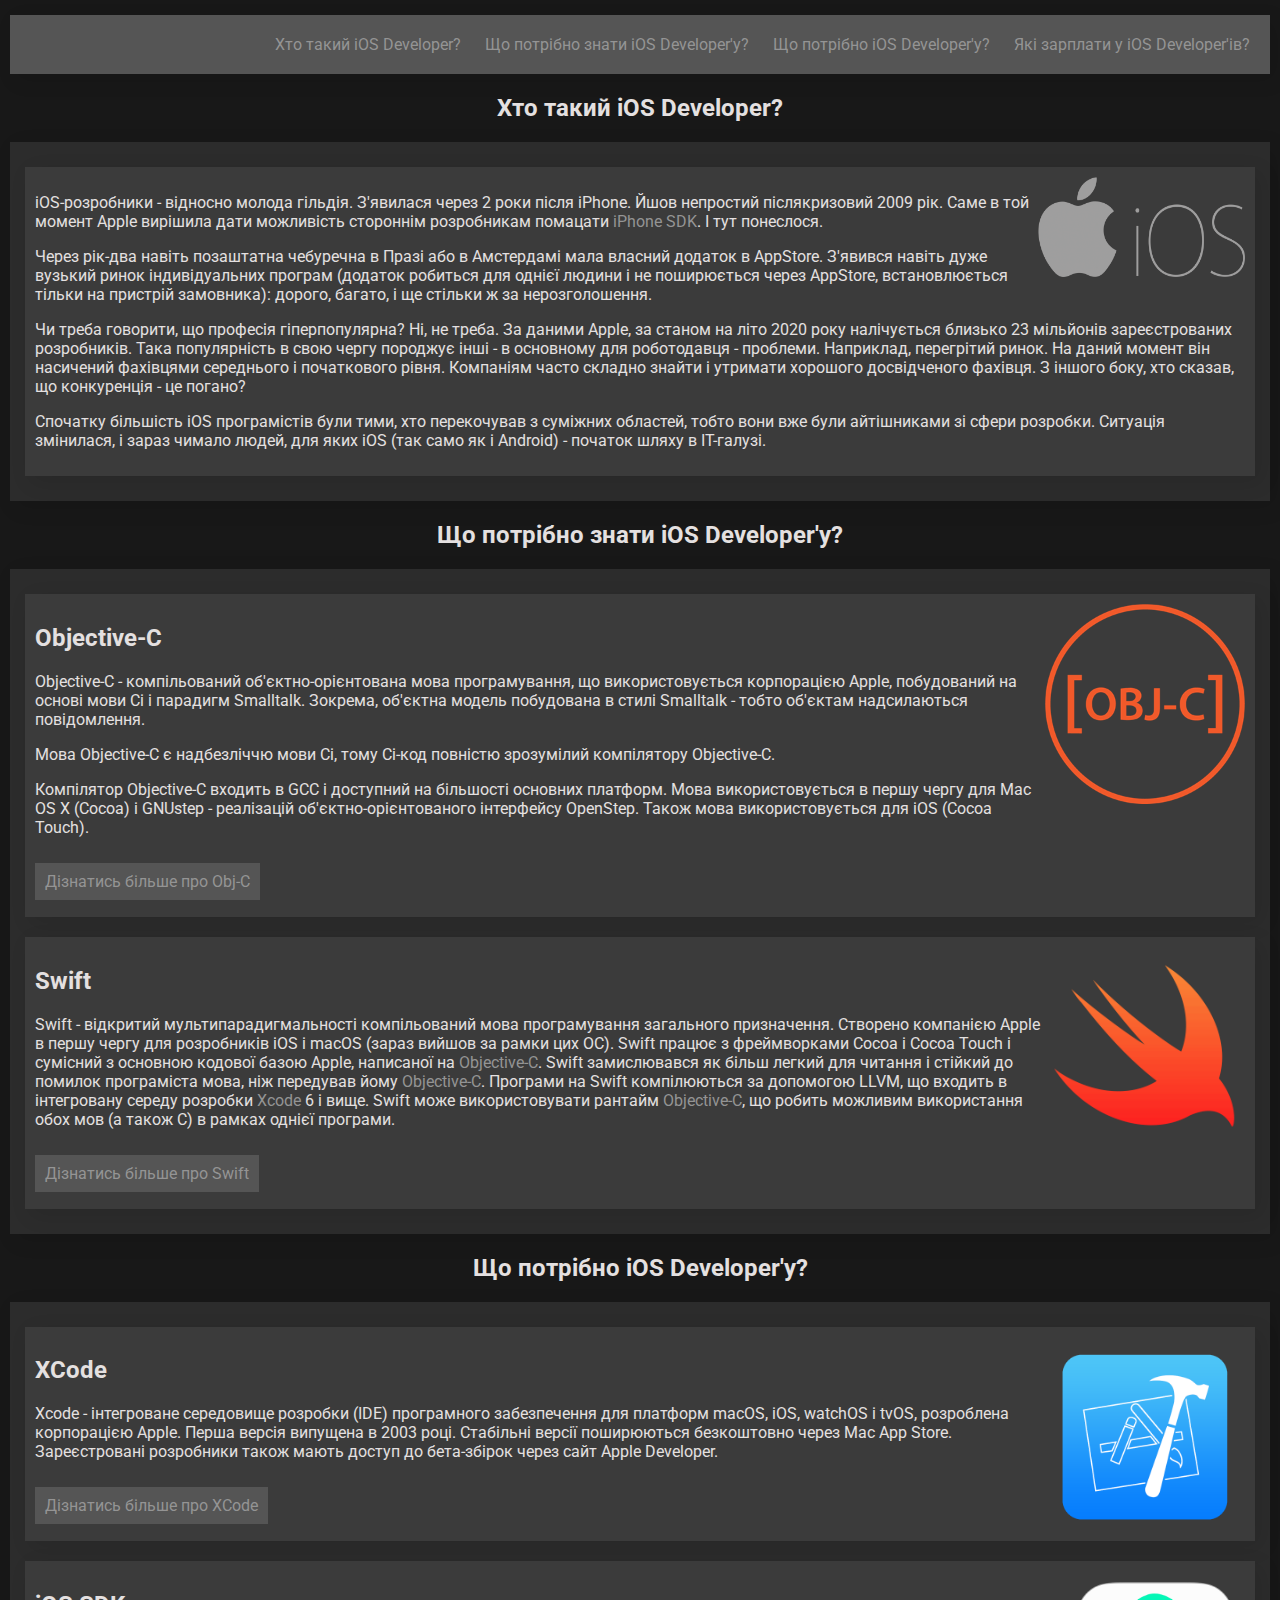
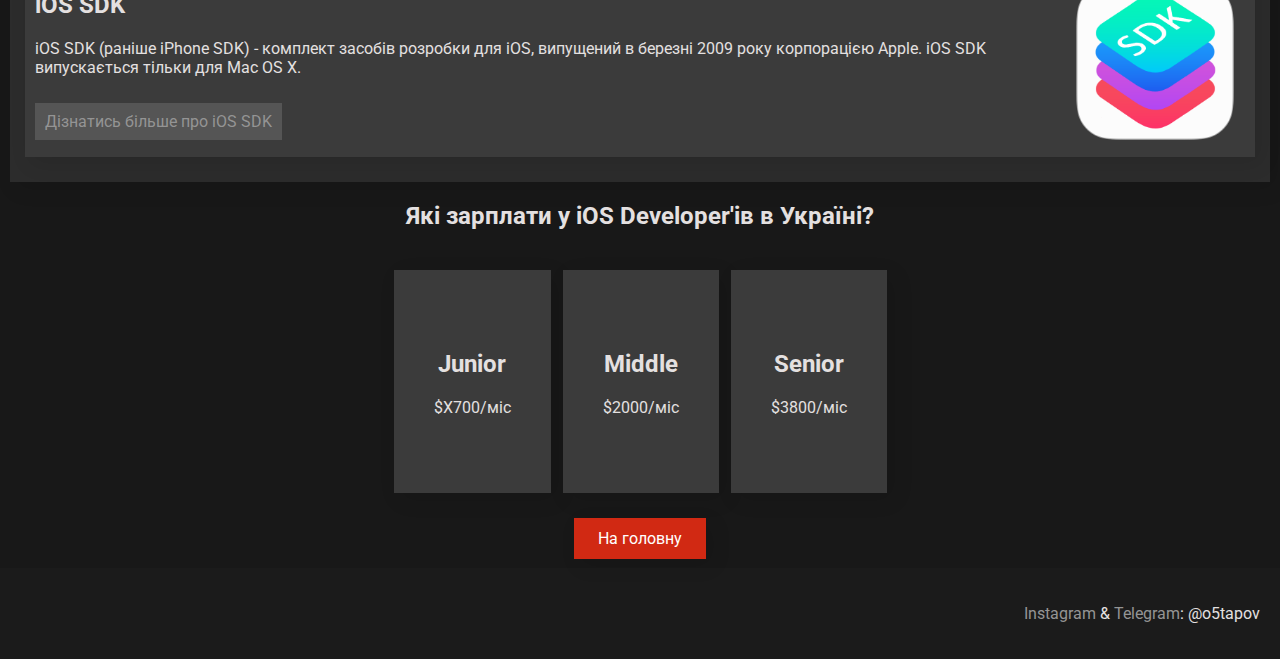
<file: pages/iOSDev.html>
<!DOCTYPE html>
<html lang="en">
<head>
    <meta charset="UTF-8">
    <meta http-equiv="X-UA-Compatible" content="IE=edge">
    <meta name="viewport" content="width=device-width, initial-scale=1.0">
    <title>iOS Development</title>
    <link href="../img/iOSDev/iOS-dev-icon.png" rel="shortcut icon">
    <link href="../style.css" rel="stylesheet">
    <link rel="preconnect" href="https://fonts.gstatic.com">
    <link href="https://fonts.googleapis.com/css2?family=Roboto&display=swap" rel="stylesheet">
</head>
<body>
    <header>
        <nav>
            <a href="#ios-dev" class="nav">Хто такий iOS Developer?</a>
            <a href="#tech-skills" class="nav">Що потрібно знати iOS Developer'у?</a>
            <a href="#programs" class="nav">Що потрібно iOS Developer'у?</a>
            <a href="#salary" class="nav">Які зарплати у iOS Developer'ів?</a>
        </nav>      
    </header> 

    <!--Who is iOS Developer?-->
    <section>
        <h2 id="ios-dev" class="name-section">Хто такий iOS Developer?</h2>
        
        <div class="block-content-blocks">
            <div class="content-block">
                <img src="../img/iOSDev/iOS-dev.png" alt="iOS Developer" width="207.5" height="100" align="right">

                <p>iOS-розробники - відносно молода гільдія. З'явилася через 2 роки після iPhone. Йшов непростий 
                післякризовий 2009 рік. Саме в той момент Apple вирішила дати можливість стороннім розробникам помацати 
                <a href="#iOS-SDK">iPhone SDK</a>. І тут понеслося.</p>

                <p>Через рік-два навіть позаштатна чебуречна в Празі або в Амстердамі мала власний додаток в AppStore. 
                З'явився навіть дуже вузький ринок індивідуальних програм (додаток робиться для однієї людини і не 
                поширюється через AppStore, встановлюється тільки на пристрій замовника): дорого, багато, і ще стільки ж за 
                нерозголошення.</p>

                <p>Чи треба говорити, що професія гіперпопулярна? Ні, не треба. За даними Apple, за станом на літо 2020 року 
                налічується близько 23 мільйонів зареєстрованих розробників. Така популярність в свою чергу породжує інші - в 
                основному для роботодавця - проблеми. Наприклад, перегрітий ринок. На даний момент він насичений фахівцями 
                середнього і початкового рівня. Компаніям часто складно знайти і утримати хорошого досвідченого фахівця. З 
                іншого боку, хто сказав, що конкуренція - це погано?</p>

                <p>Спочатку більшість iOS програмістів були тими, хто перекочував з суміжних областей, тобто вони вже були 
                айтішниками зі сфери розробки. Ситуація змінилася, і зараз чимало людей, для яких iOS (так само як і 
                Android) - початок шляху в ІТ-галузі.</p>
            </div>
        </div>
    </section>

    <!--Tech Skills-->
    <section>
        <h2 id="tech-skills" class="name-section">Що потрібно знати iOS Developer'у?</h2>

        <div class="block-content-blocks">
            <!--Objective-C-->
            <div id="Obj-C" class="content-block">
                <img src="../img/iOSDev/tech-skills/obj-c.png" alt="Objective-C" width="200" height="200" align="right">
                <h2>Objective-C</h2>

                <p>Objective-C - компільований об'єктно-орієнтована мова програмування, що використовується корпорацією Apple, 
                побудований на основі мови Сі і парадигм Smalltalk. Зокрема, об'єктна модель побудована в стилі Smalltalk - 
                тобто об'єктам надсилаються повідомлення.</p>

                <p>Мова Objective-C є надбезліччю мови Сі, тому Сі-код повністю зрозумілий компілятору Objective-C.</p>

                <p>Компілятор Objective-C входить в GCC і доступний на більшості основних платформ. Мова використовується в 
                першу чергу для Mac OS X (Cocoa) і GNUstep - реалізацій об'єктно-орієнтованого інтерфейсу OpenStep. Також мова 
                використовується для iOS (Cocoa Touch).</p>

                <p><br><a href="https://ru.wikipedia.org/wiki/Objective-C" target="_blank" class="nav">Дізнатись більше про Obj-C</a></p>
            </div>
        
            <!--Swift-->
            <div id="Swift" class="content-block">
                <img src="../img/iOSDev/tech-skills/Swift.png" alt="Swift" width="200" height="200" align="right">
                <h2>Swift</h2>

                <p>Swift - відкритий мультипарадигмальності компільований мова програмування загального призначення. 
                Створено компанією Apple в першу чергу для розробників iOS і macOS (зараз вийшов за рамки цих ОС). Swift 
                працює з фреймворками Cocoa і Cocoa Touch і сумісний з основною кодової базою Apple, написаної на 
                <a href="#Obj-C">Objective-C</a>. Swift замислювався як більш легкий для читання і стійкий до помилок 
                програміста мова, ніж передував йому <a href="#Obj-C">Objective-C</a>. Програми на Swift компілюються за 
                допомогою LLVM, що входить в інтегровану середу розробки <a href="#XCode">Xcode</a> 6 і вище. Swift може використовувати рантайм 
                <a href="#Obj-C">Objective-C</a>, що робить можливим використання обох мов (а також С) в рамках однієї 
                програми.</p>

                <p><br><a href="https://ru.wikipedia.org/wiki/Swift_(%D1%8F%D0%B7%D1%8B%D0%BA_%D0%BF%D1%80%D0%BE%D0%B3%D1%80%D0%B0%D0%BC%D0%BC%D0%B8%D1%80%D0%BE%D0%B2%D0%B0%D0%BD%D0%B8%D1%8F)" target="_blank" class="nav">Дізнатись більше про Swift</a></p>
            </div>
        </div>
    </section>

    <!--Programs-->
    <section>
        <h2 id="programs" class="name-section">Що потрібно iOS Developer'у?</h2>
        
        <div class="block-content-blocks">
            
            <!--XCode-->
            <div id="XCode" class="content-block">
                <img src="../img/iOSDev/programs/XCode.png" alt="XCode" width="200" height="200" align="right">
                <h2>XCode</h2>

                <p>Xcode - інтегроване середовище розробки (IDE) програмного забезпечення для платформ macOS, iOS, watchOS 
                і tvOS, розроблена корпорацією Apple. Перша версія випущена в 2003 році. Стабільні версії поширюються 
                безкоштовно через Mac App Store. Зареєстровані розробники також мають доступ до бета-збірок через сайт 
                Apple Developer.</p>

                <p><br><a href="https://ru.wikipedia.org/wiki/Xcode" target="_blank" class="nav">Дізнатись більше про XCode</a></p>
            </div>

            <!--iOS SDK-->
            <div id="iOS-SDK" class="content-block">
                <img src="../img/iOSDev/programs/iOS SDK.png" alt="iPhone SDK" width="180" height="180" align="right">
                <h2>iOS SDK</h2>

                <p>iOS SDK (раніше iPhone SDK) - комплект засобів розробки для iOS, випущений в березні 2009 року 
                корпорацією Apple. iOS SDK випускається тільки для Mac OS X.</p>

                <p><br><a href="https://ru.wikipedia.org/wiki/IOS_SDK" target="_blank" class="nav">Дізнатись більше про iOS SDK</a></p>
            </div>
        </div>
    </section>

    <!--Salary-->
    <section class="salary">
        <h2 id="salary" class="name-section">Які зарплати у iOS Developer'ів в Україні?</h2>
        
        <!--Junior-->
        <div class="junior content-block">
            <h2>Junior</h2>
            <p>$X700/міс</p>
        </div>

        <!--Middle-->
        <div class="middle content-block">
            <h2>Middle</h2>
            <p>$2000/міс</p>
        </div>

        <!--Senior-->
        <div class="senior content-block">
            <h2>Senior</h2>
            <p>$3800/міс</p>
        </div>
    </section>

    <!--Button-->
    <section>
        <p align="center" class="p-button"><a href="../index.html" class="back-button">На головну</a></p>
    </section>

    <!--Instagram & Telegram-->
    <footer class="page-footer">
        <p><a href="https://www.instagram.com/o5tapov/?hl=ru" target="_blank">Instagram</a> & <a href="https://t.me/o5tapov" target="_blank">Telegram</a>: @o5tapov</p>
    </footer>
</body>
</html>
</file>
<file: style.css>
body {
    color: rgb(228, 224, 224);
    background-color: rgb(24, 24, 24);
    padding-top: 5px;
    padding-bottom: 0px;
    margin: 0;
    font-family: 'Roboto', sans-serif;
}

/* Навігація */
nav {
    margin: 10px 10px;
    padding: 20px 10px;
    text-align: right;
    box-shadow: 6px 6px 20px rgba(0, 0, 0, 0.1);
}


nav, .nav {
    background-color: rgb(85, 85, 85);
    text-decoration: none;
    user-select: none;
}

.nav {
    padding: 9px 10px;
}

.nav:hover {
    background-color: rgb(68, 68, 68);
}

.nav:active {
    background-color: rgb(37, 37, 37);
}

/* Випадающе меню */

/* Блоки */
.name-section {
    text-align: center;
}

.content-block {
    background-color: rgb(59, 59, 59);
    padding: 10px;
    margin: 20px 10px;
    box-shadow: 6px 6px 20px rgba(0, 0, 0, 0.1);
    text-decoration: none;
    user-select: none;
}

.block-content-blocks {
    background-color: rgb(44, 44, 44);
    padding: 5px;
    margin: 20px 10px;
    box-shadow: 6px 6px 20px rgba(0, 0, 0, 0.1);
    text-decoration: none;
    user-select: none;
}

/* Зарплата */

.salary {
    text-align: center;
}

.junior {
    margin: 20px 4px;
    padding: 60px 40px;
    display: inline-block;
}

.middle {
    margin: 20px 4px;
    padding: 60px 40px;
    display: inline-block;
}

.senior {
    margin: 20px 4px;
    padding: 60px 40px;
    display: inline-block;
}

/* Посилання */
a {
    color:rgb(148, 148, 148);
    text-decoration: none;
    user-select: none;
}

a:hover { color: rgb(204, 204, 204); }
a:active { color:rgb(134, 134, 134) }

.h1 { 
    color:rgb(218, 43, 20);
    font-size: 36px; 
}

.h1:hover { color: rgb(255, 30, 0); } 
.h1:active { color: rgb(152,15,0); } 

/* Кнопка "Назад" */
a.back-button {
    display: inline;
    color: #fff; 
    text-decoration: none; 
    user-select: none; 
    background: rgb(209, 41, 19); 
    padding: 0.7em 1.5em; 
    outline: none;
    box-shadow: 6px 6px 20px rgba(0, 0, 0, 0.1);
}

a.back-button:hover { background: rgb(241, 43, 17); }
a.back-button:active { background: rgb(152,15,0); }

.p-button {
    margin-bottom: 20px;
}

.page-footer {
    padding: 20px;
    text-align: right;
    background-color: rgb(27, 27, 27);
}
</file>
